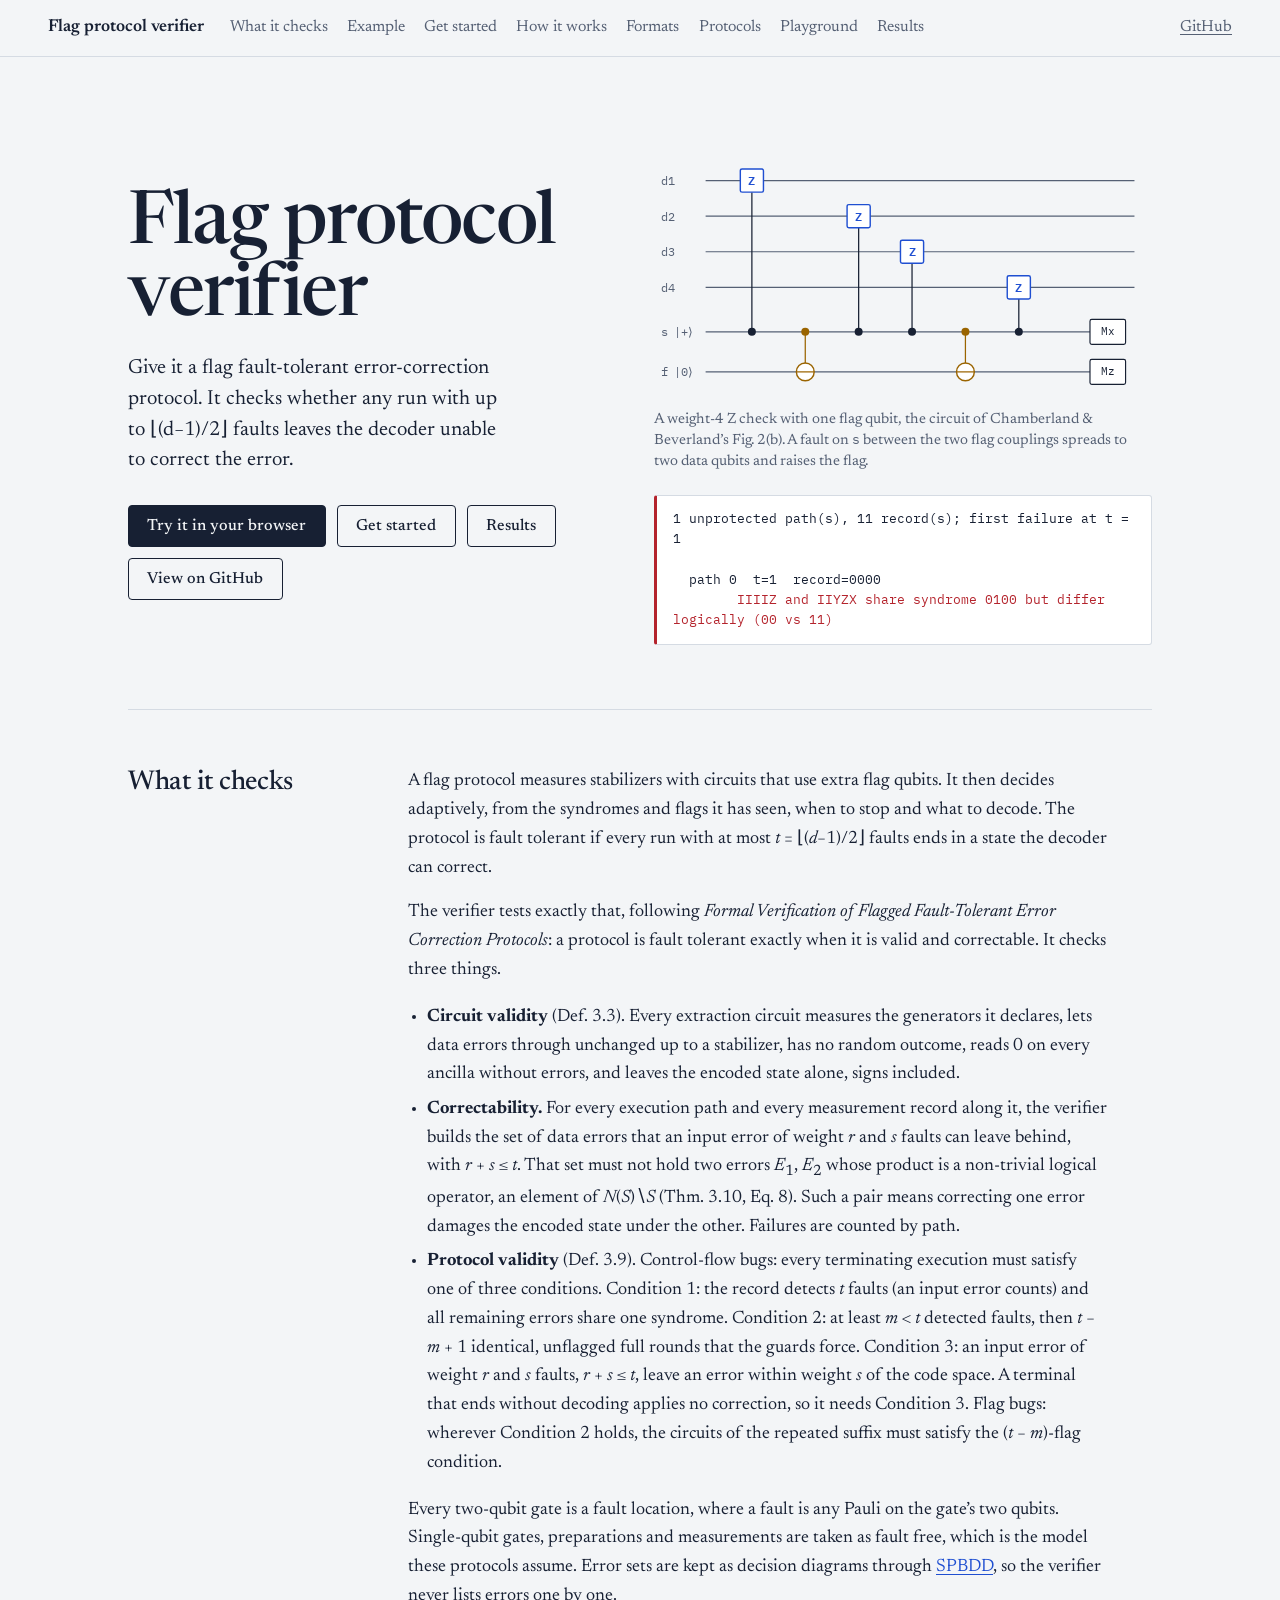
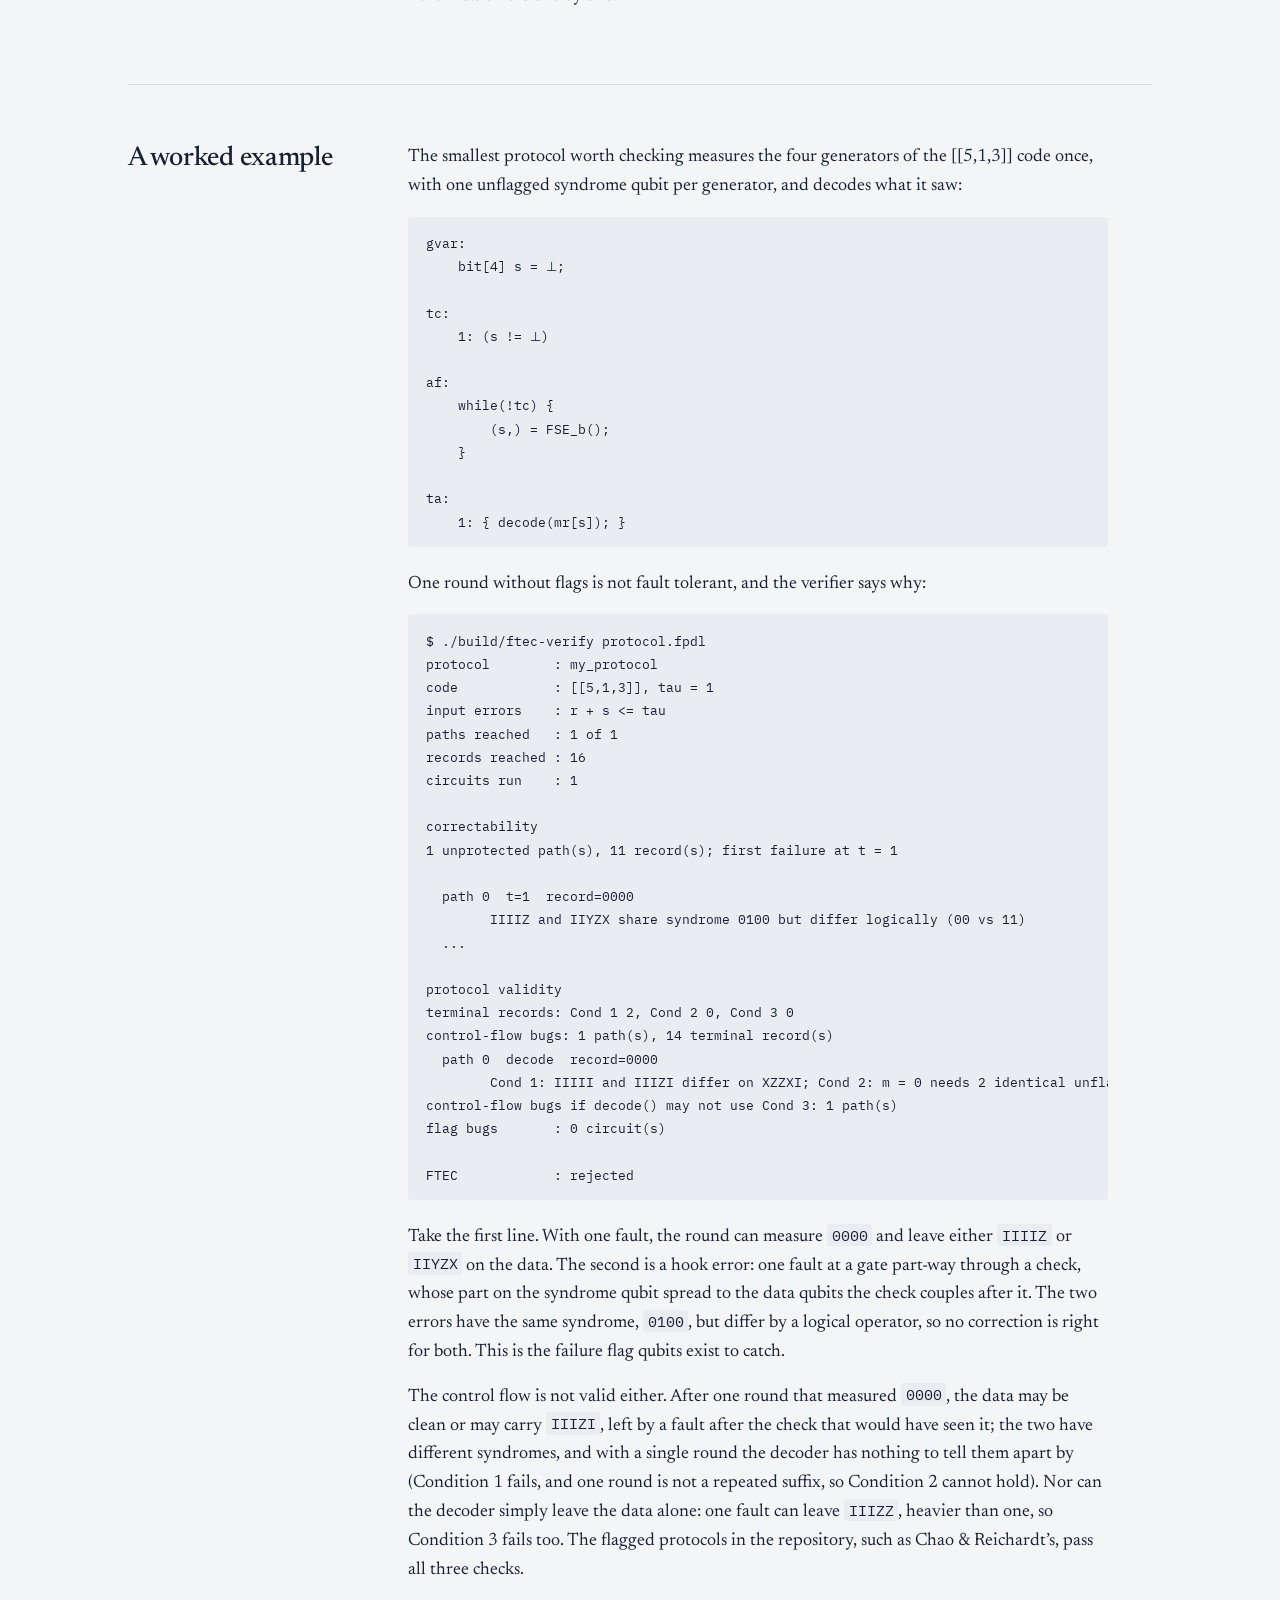
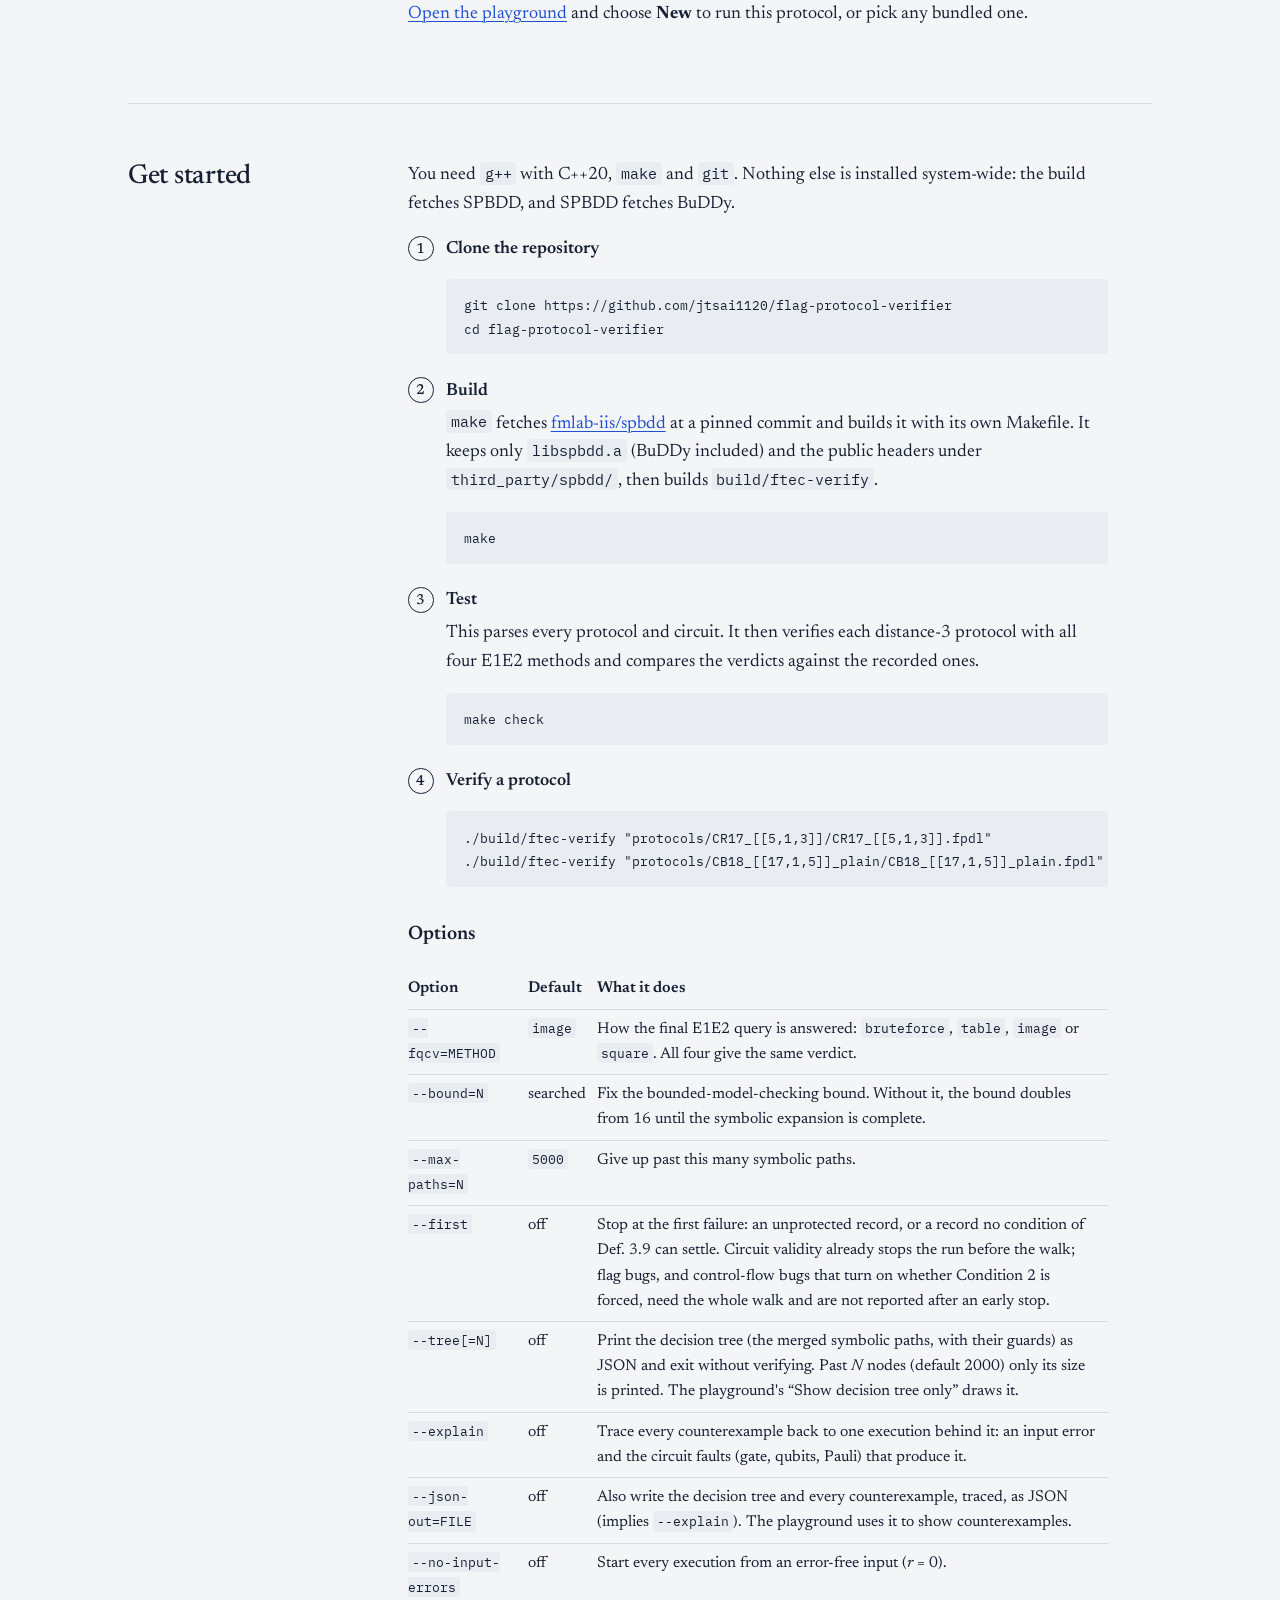
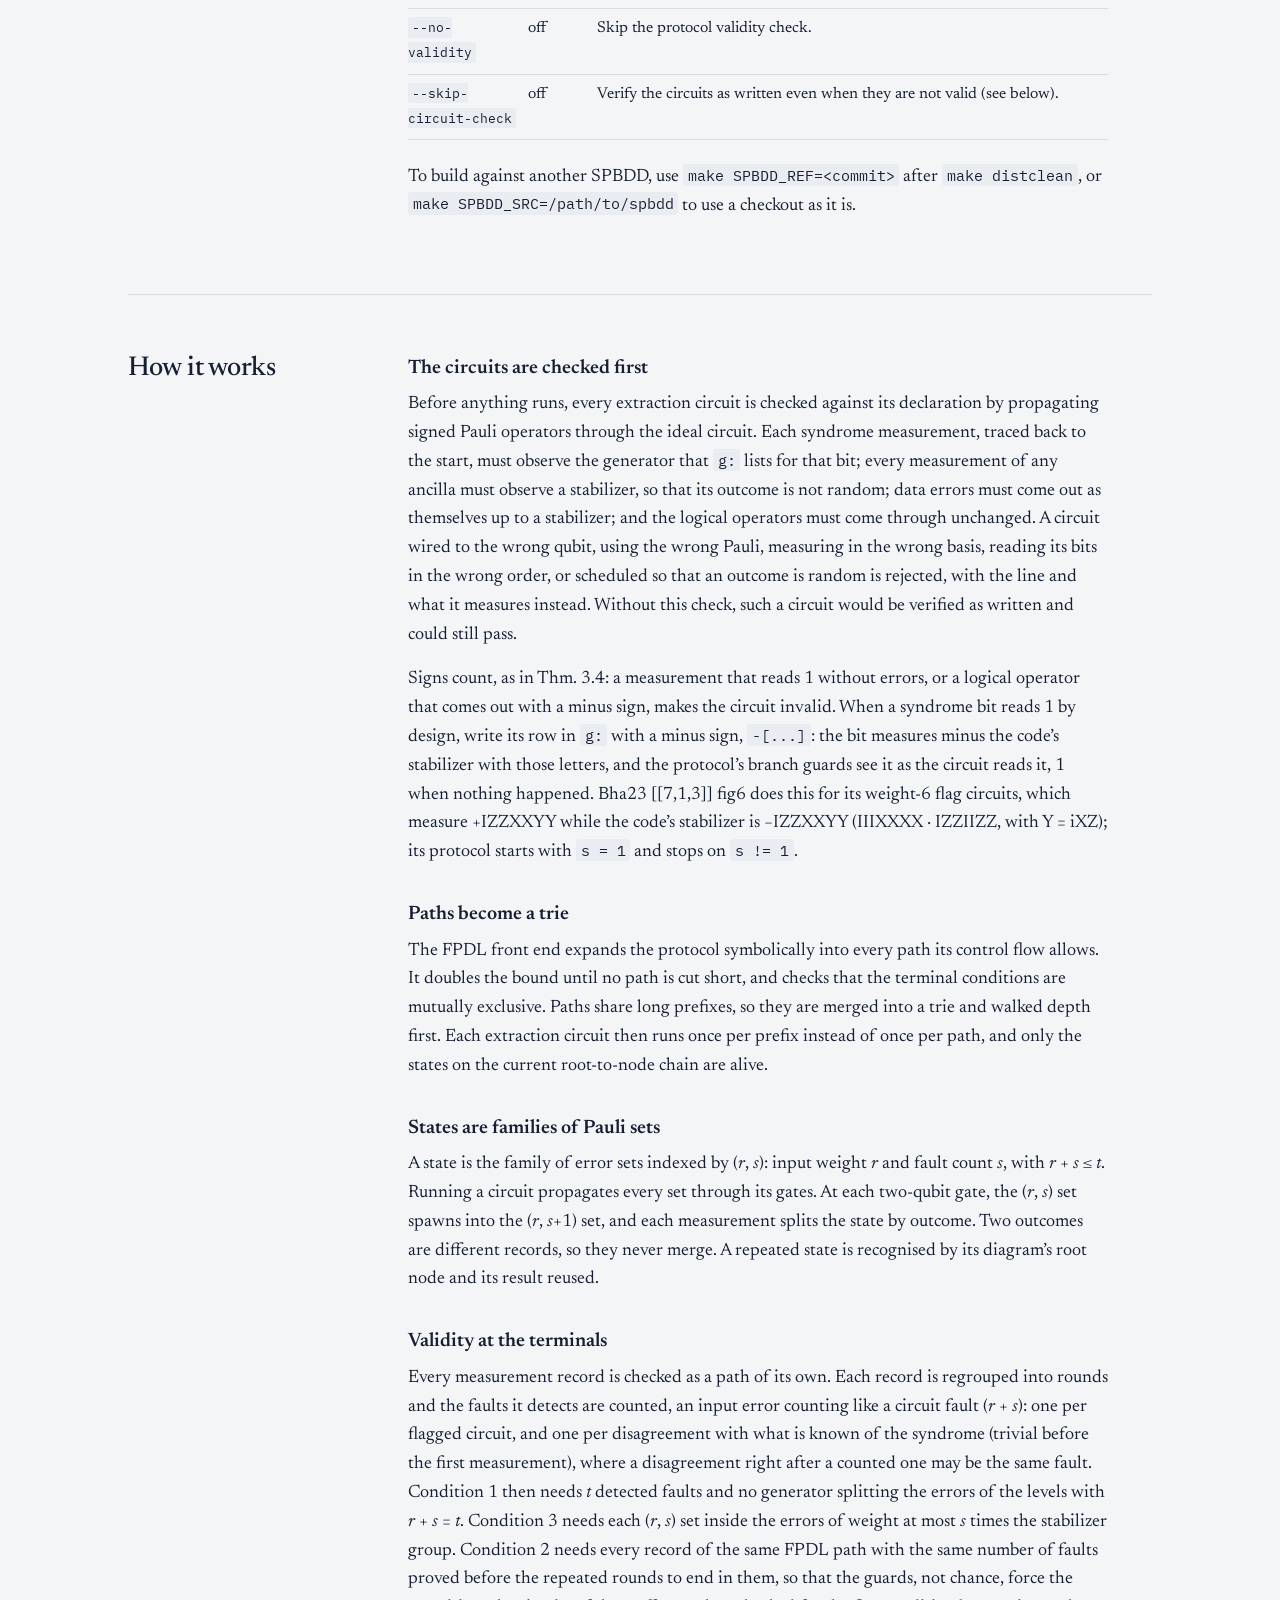
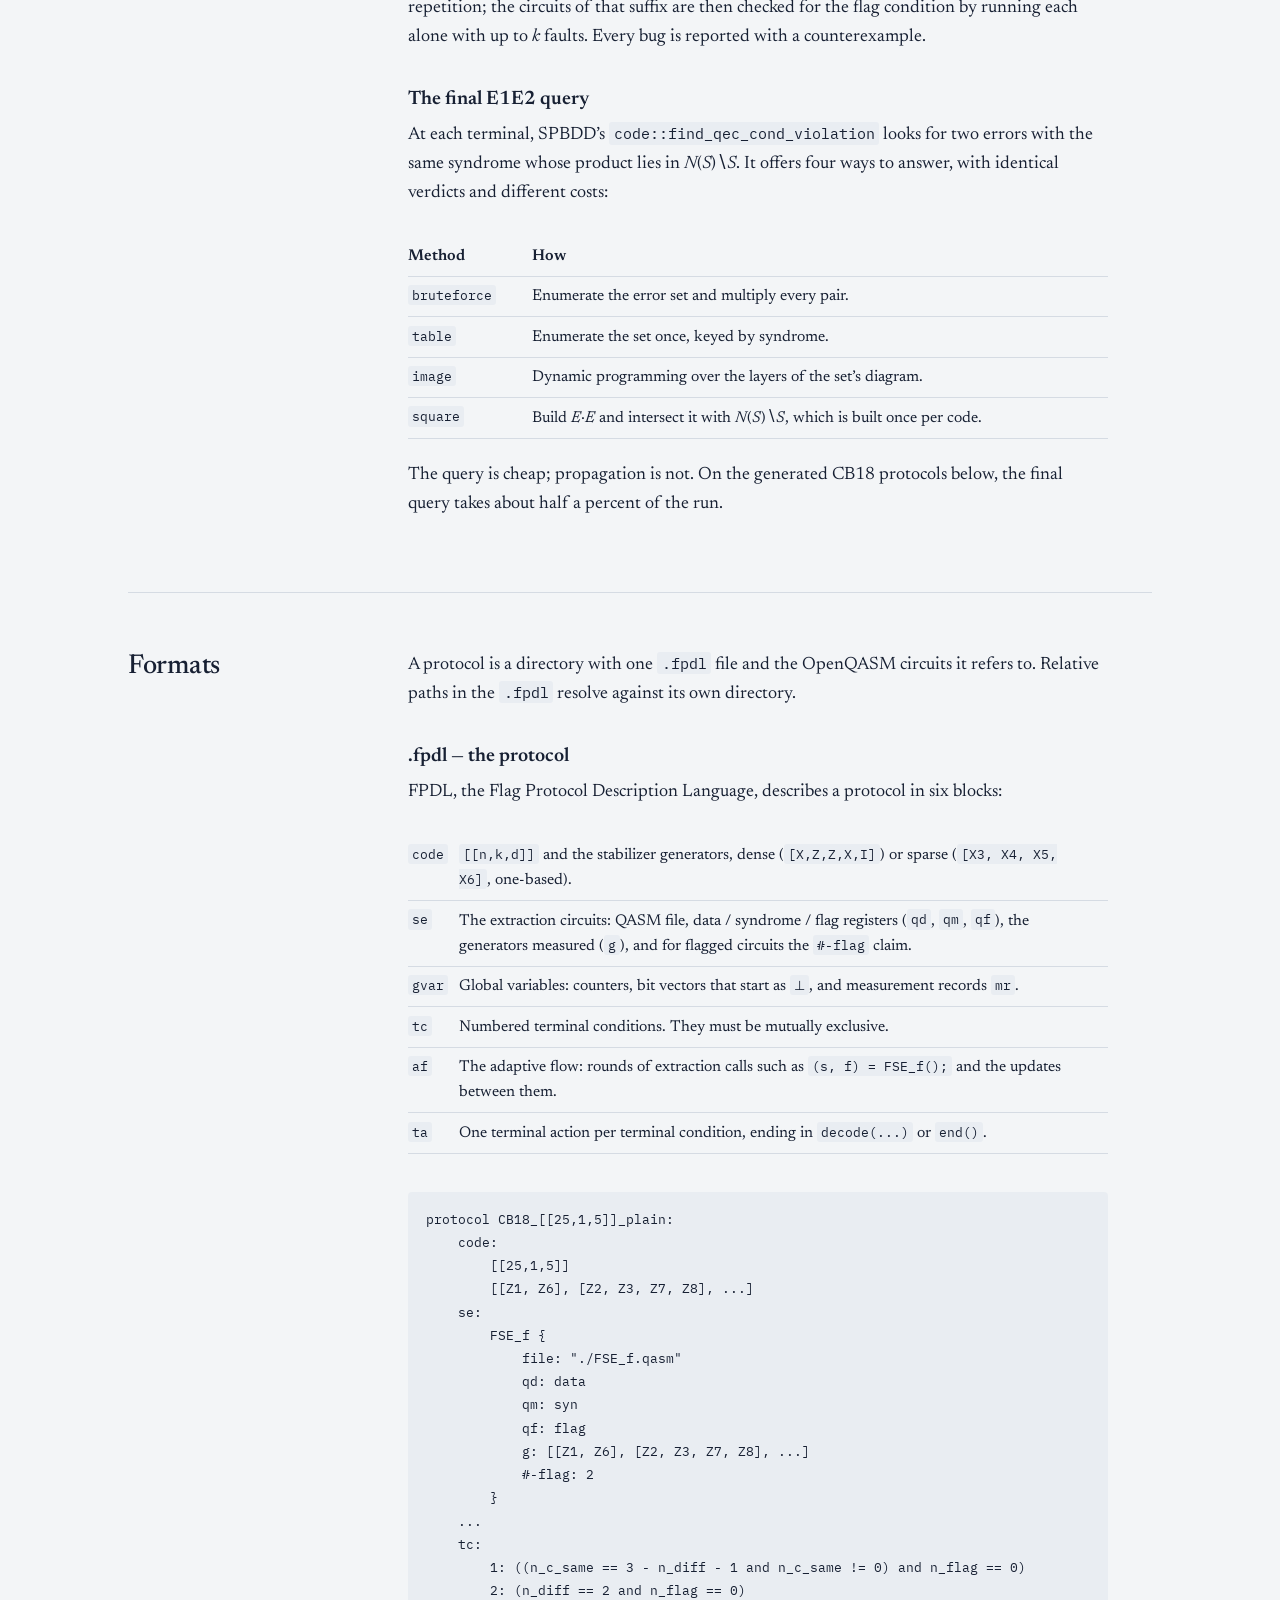
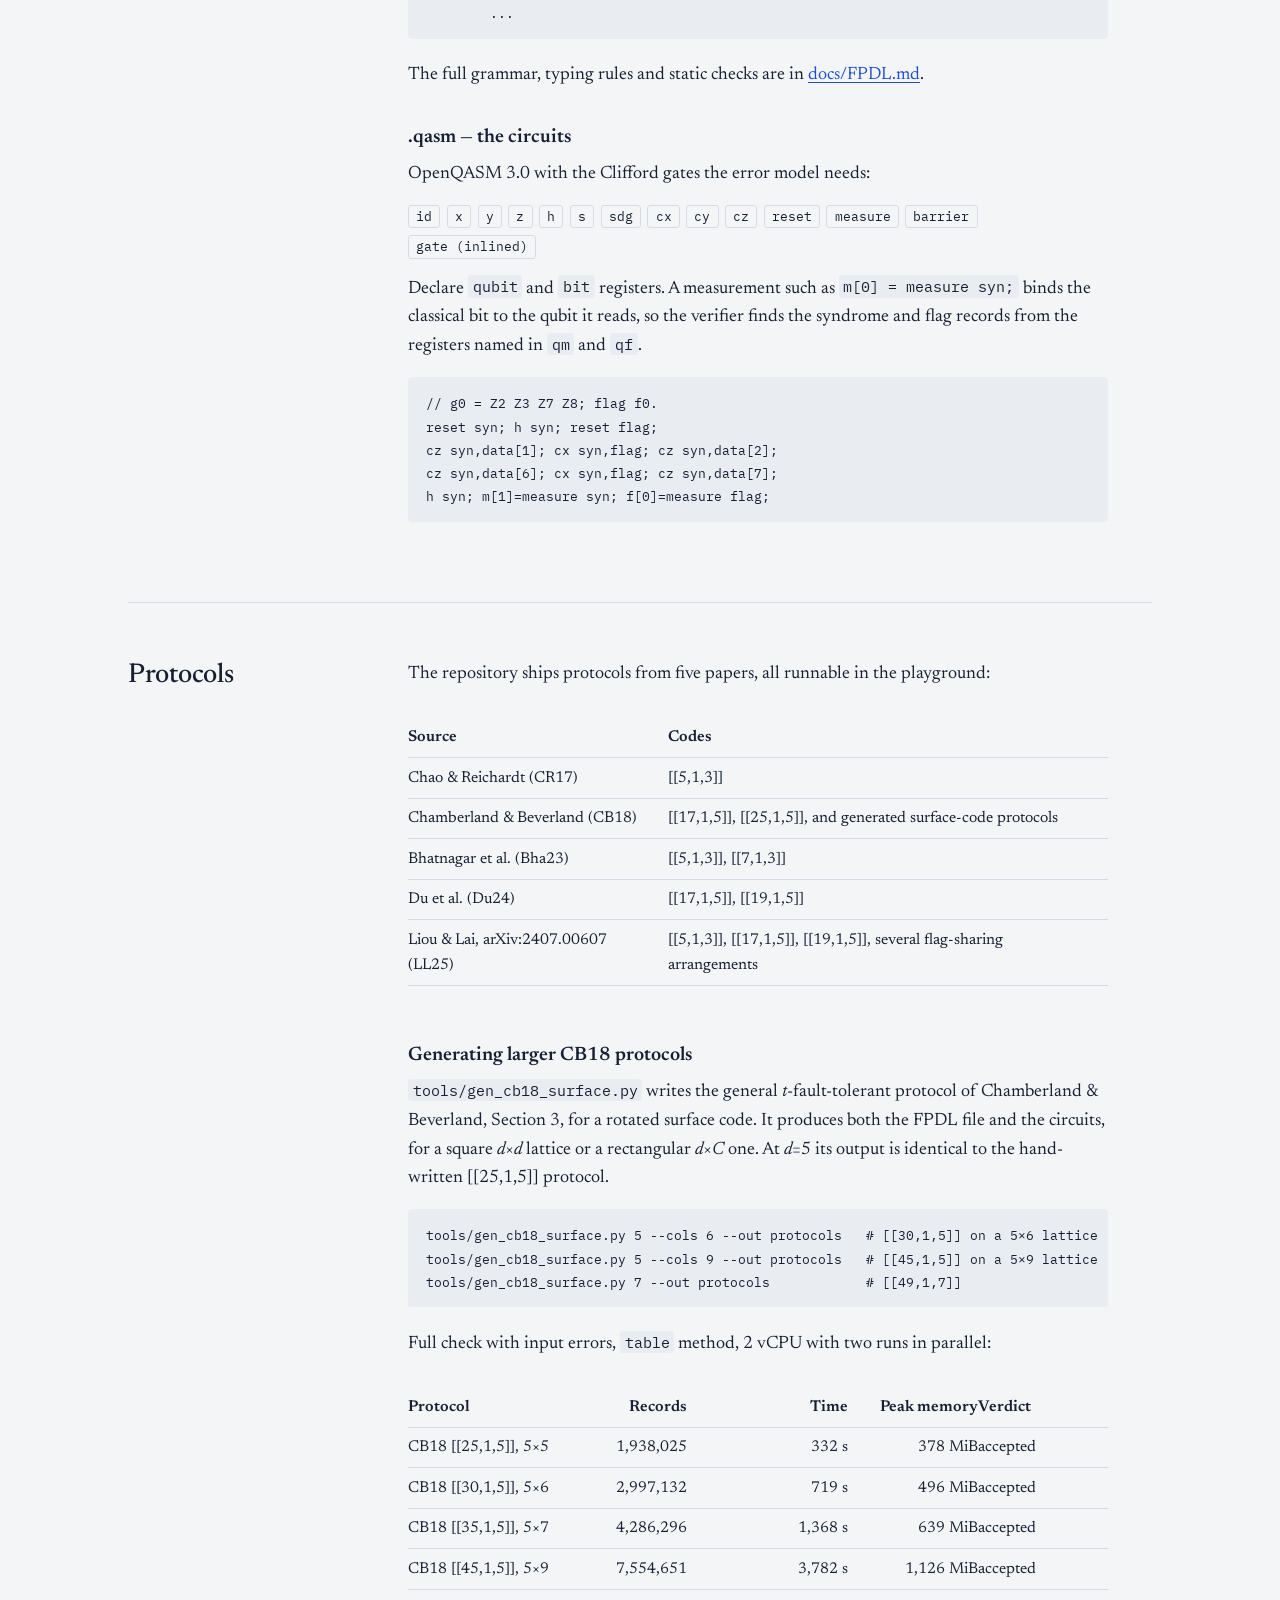
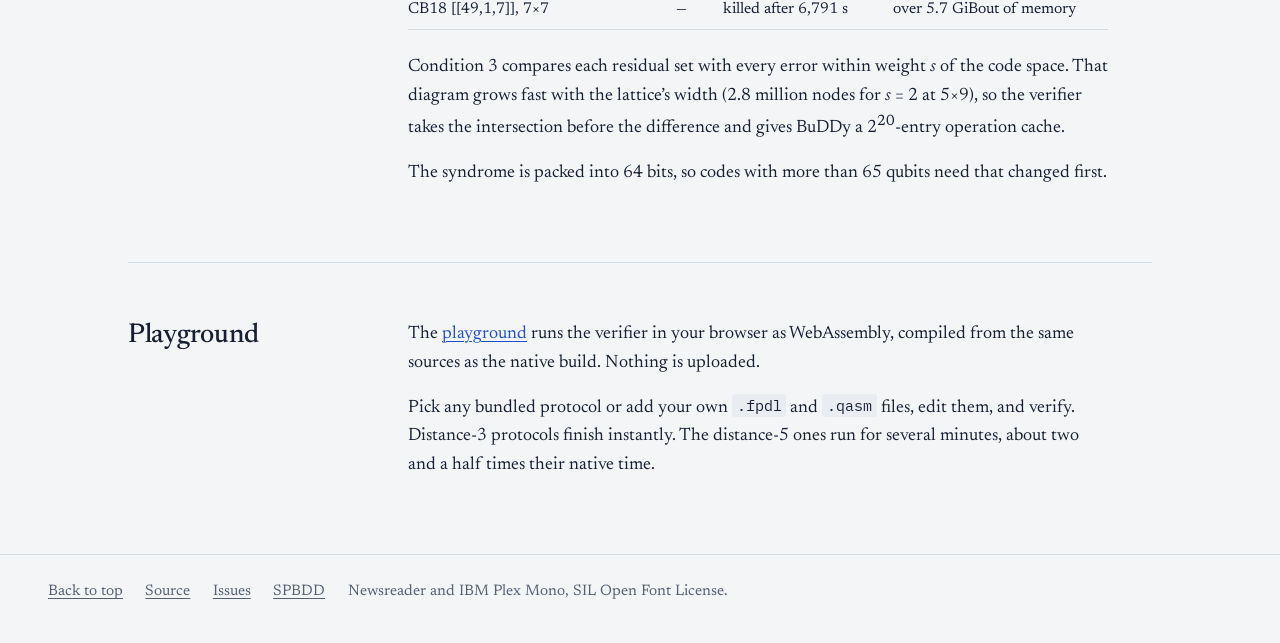
<file: index.html>
<!doctype html>
<html lang="en">
<head>
<meta charset="utf-8">
<meta name="viewport" content="width=device-width, initial-scale=1">
<title>Flag protocol verifier</title>
<meta name="description" content="Checks whether a flag fault-tolerant error-correction protocol written in FPDL is actually fault tolerant, using SPBDD decision diagrams over Pauli sets. Runs in your browser.">
<link rel="preconnect" href="https://fonts.googleapis.com">
<link rel="preconnect" href="https://fonts.gstatic.com" crossorigin>
<link rel="stylesheet" href="https://fonts.googleapis.com/css2?family=IBM+Plex+Mono:wght@400;500&family=Newsreader:ital,opsz,wght@0,6..72,400;0,6..72,500;0,6..72,600;1,6..72,400&display=swap">
<link rel="stylesheet" href="assets/site.css">
</head>
<body>
<a class="skip" href="#main">Skip to content</a>
<header class="bar">
  <a class="home" href="./">Flag protocol verifier</a>
  <nav aria-label="Sections">
    <a class="sec" href="#checks">What it checks</a>
    <a class="sec" href="#example">Example</a>
    <a class="sec" href="#start">Get started</a>
    <a class="sec" href="#how">How it works</a>
    <a class="sec" href="#formats">Formats</a>
    <a class="sec" href="#protocols">Protocols</a>
    <a href="playground/">Playground</a>
    <a href="results/">Results</a>
  </nav>
  <a class="gh" href="https://github.com/jtsai1120/flag-protocol-verifier">GitHub</a>
</header>
<main id="main">
<div class="wrap">

<section class="hero">
  <div>
    <h1>Flag protocol verifier</h1>
    <p class="lede">Give it a flag fault-tolerant error-correction protocol. It checks whether any run with up to ⌊(d−1)/2⌋ faults leaves the decoder unable to correct the error.</p>
    <div class="actions">
      <a class="btn primary" href="playground/">Try it in your browser</a>
      <a class="btn" href="#start">Get started</a>
      <a class="btn" href="results/">Results</a>
      <a class="btn" href="https://github.com/jtsai1120/flag-protocol-verifier">View on GitHub</a>
    </div>
  </div>
  <figure class="figure">
    <svg class="circuit" viewBox="0 0 560 285" role="img" aria-labelledby="circ-t">
<title id="circ-t">A weight-4 Z check measured with one syndrome qubit and one flag qubit</title>
<text class="lbl" x="8" y="45">d1</text><line class="wire" x1="58" y1="40" x2="540" y2="40"/>
<text class="lbl" x="8" y="85">d2</text><line class="wire" x1="58" y1="80" x2="540" y2="80"/>
<text class="lbl" x="8" y="125">d3</text><line class="wire" x1="58" y1="120" x2="540" y2="120"/>
<text class="lbl" x="8" y="165">d4</text><line class="wire" x1="58" y1="160" x2="540" y2="160"/>
<text class="lbl" x="8" y="215">s</text><text class="lbl" x="22" y="215">|+⟩</text><line class="wire" x1="58" y1="210" x2="490" y2="210"/>
<text class="lbl" x="8" y="260">f</text><text class="lbl" x="22" y="260">|0⟩</text><line class="wire" x1="58" y1="255" x2="490" y2="255"/>
<line class="link" x1="110" y1="53" x2="110" y2="210"/><circle class="ctl" cx="110" cy="210" r="4.5"/>
<rect class="gate-z" x="97" y="27" width="26" height="26" rx="2"/><text class="gate-z-t" x="110" y="45" text-anchor="middle">Z</text>
<line class="flaglink" x1="170" y1="210" x2="170" y2="265"/><circle class="flagdot" cx="170" cy="210" r="4.5"/>
<circle class="flag" cx="170" cy="255" r="10"/><line class="flaglink" x1="160" y1="255" x2="180" y2="255"/>
<line class="link" x1="230" y1="93" x2="230" y2="210"/><circle class="ctl" cx="230" cy="210" r="4.5"/>
<rect class="gate-z" x="217" y="67" width="26" height="26" rx="2"/><text class="gate-z-t" x="230" y="85" text-anchor="middle">Z</text>
<line class="link" x1="290" y1="133" x2="290" y2="210"/><circle class="ctl" cx="290" cy="210" r="4.5"/>
<rect class="gate-z" x="277" y="107" width="26" height="26" rx="2"/><text class="gate-z-t" x="290" y="125" text-anchor="middle">Z</text>
<line class="flaglink" x1="350" y1="210" x2="350" y2="265"/><circle class="flagdot" cx="350" cy="210" r="4.5"/>
<circle class="flag" cx="350" cy="255" r="10"/><line class="flaglink" x1="340" y1="255" x2="360" y2="255"/>
<line class="link" x1="410" y1="173" x2="410" y2="210"/><circle class="ctl" cx="410" cy="210" r="4.5"/>
<rect class="gate-z" x="397" y="147" width="26" height="26" rx="2"/><text class="gate-z-t" x="410" y="165" text-anchor="middle">Z</text>
<rect class="meter" x="490" y="196" width="40" height="28" rx="2"/><text class="meter-t" x="510" y="214" text-anchor="middle">Mx</text>
<rect class="meter" x="490" y="241" width="40" height="28" rx="2"/><text class="meter-t" x="510" y="259" text-anchor="middle">Mz</text>
</svg>
    <figcaption>A weight-4 Z check with one flag qubit, the circuit of Chamberland &amp; Beverland’s Fig.&nbsp;2(b). A fault on <span class="mono">s</span> between the two flag couplings spreads to two data qubits and raises the flag.</figcaption>
    <div class="verdict" aria-label="Verifier output for one unflagged round of the [[5,1,3]] code">1 unprotected path(s), 11 record(s); first failure at t = 1

  path 0  t=1  record=0000
        <span class="x">IIIIZ and IIYZX share syndrome 0100 but differ logically (00 vs 11)</span></div>
  </figure>
</section>

<section class="doc" id="checks">
  <div class="doc-grid">
    <h2>What it checks</h2>
    <div class="doc-body">
      <p>A flag protocol measures stabilizers with circuits that use extra flag qubits. It then decides adaptively, from the syndromes and flags it has seen, when to stop and what to decode. The protocol is fault tolerant if every run with at most <i>t</i> = ⌊(<i>d</i>−1)/2⌋ faults ends in a state the decoder can correct.</p>
      <p>The verifier tests exactly that, following <i>Formal Verification of Flagged Fault-Tolerant Error Correction Protocols</i>: a protocol is fault tolerant exactly when it is valid and correctable. It checks three things.</p>
      <ul>
        <li><b>Circuit validity</b> (Def. 3.3). Every extraction circuit measures the generators it declares, lets data errors through unchanged up to a stabilizer, has no random outcome, reads 0 on every ancilla without errors, and leaves the encoded state alone, signs included.</li>
        <li><b>Correctability.</b> For every execution path and every measurement record along it, the verifier builds the set of data errors that an input error of weight <i>r</i> and <i>s</i> faults can leave behind, with <i>r</i> + <i>s</i> ≤ <i>t</i>. That set must not hold two errors <i>E</i><sub>1</sub>, <i>E</i><sub>2</sub> whose product is a non-trivial logical operator, an element of <i>N</i>(<i>S</i>)∖<i>S</i> (Thm. 3.10, Eq. 8). Such a pair means correcting one error damages the encoded state under the other. Failures are counted by path.</li>
        <li><b>Protocol validity</b> (Def. 3.9). Control-flow bugs: every terminating execution must satisfy one of three conditions. Condition 1: the record detects <i>t</i> faults (an input error counts) and all remaining errors share one syndrome. Condition 2: at least <i>m</i> &lt; <i>t</i> detected faults, then <i>t</i> − <i>m</i> + 1 identical, unflagged full rounds that the guards force. Condition 3: an input error of weight <i>r</i> and <i>s</i> faults, <i>r</i> + <i>s</i> ≤ <i>t</i>, leave an error within weight <i>s</i> of the code space. A terminal that ends without decoding applies no correction, so it needs Condition 3. Flag bugs: wherever Condition 2 holds, the circuits of the repeated suffix must satisfy the (<i>t</i> − <i>m</i>)-flag condition.</li>
      </ul>
      <p>Every two-qubit gate is a fault location, where a fault is any Pauli on the gate’s two qubits. Single-qubit gates, preparations and measurements are taken as fault free, which is the model these protocols assume. Error sets are kept as decision diagrams through <a href="https://github.com/fmlab-iis/spbdd">SPBDD</a>, so the verifier never lists errors one by one.</p>
    </div>
  </div>
</section>

<section class="doc" id="example">
  <div class="doc-grid">
    <h2>A worked example</h2>
    <div class="doc-body">
      <p>The smallest protocol worth checking measures the four generators of the [[5,1,3]] code once, with one unflagged syndrome qubit per generator, and decodes what it saw:</p>
<pre><code>gvar:
    bit[4] s = ⊥;

tc:
    1: (s != ⊥)

af:
    while(!tc) {
        (s,) = FSE_b();
    }

ta:
    1: { decode(mr[s]); }</code></pre>
      <p>One round without flags is not fault tolerant, and the verifier says why:</p>
<pre><code>$ ./build/ftec-verify protocol.fpdl
protocol        : my_protocol
code            : [[5,1,3]], tau = 1
input errors    : r + s <= tau
paths reached   : 1 of 1
records reached : 16
circuits run    : 1

correctability
1 unprotected path(s), 11 record(s); first failure at t = 1

  path 0  t=1  record=0000
        IIIIZ and IIYZX share syndrome 0100 but differ logically (00 vs 11)
  ...

protocol validity
terminal records: Cond 1 2, Cond 2 0, Cond 3 0
control-flow bugs: 1 path(s), 14 terminal record(s)
  path 0  decode  record=0000
        Cond 1: IIIII and IIIZI differ on XZZXI; Cond 2: m = 0 needs 2 identical unflagged full rounds at the end, the record has 1; Cond 3: IIIZZ (input weight 0, 1 fault(s)) has minimum weight above 1
control-flow bugs if decode() may not use Cond 3: 1 path(s)
flag bugs       : 0 circuit(s)

FTEC            : rejected</code></pre>
      <p>Take the first line. With one fault, the round can measure <code>0000</code> and leave either <code>IIIIZ</code> or <code>IIYZX</code> on the data. The second is a hook error: one fault at a gate part-way through a check, whose part on the syndrome qubit spread to the data qubits the check couples after it. The two errors have the same syndrome, <code>0100</code>, but differ by a logical operator, so no correction is right for both. This is the failure flag qubits exist to catch.</p>
      <p>The control flow is not valid either. After one round that measured <code>0000</code>, the data may be clean or may carry <code>IIIZI</code>, left by a fault after the check that would have seen it; the two have different syndromes, and with a single round the decoder has nothing to tell them apart by (Condition 1 fails, and one round is not a repeated suffix, so Condition 2 cannot hold). Nor can the decoder simply leave the data alone: one fault can leave <code>IIIZZ</code>, heavier than one, so Condition 3 fails too. The flagged protocols in the repository, such as Chao &amp; Reichardt’s, pass all three checks.</p>
      <p><a href="playground/">Open the playground</a> and choose <b>New</b> to run this protocol, or pick any bundled one.</p>
    </div>
  </div>
</section>

<section class="doc" id="start">
  <div class="doc-grid">
    <h2>Get started</h2>
    <div class="doc-body">
      <p>You need <code>g++</code> with C++20, <code>make</code> and <code>git</code>. Nothing else is installed system-wide: the build fetches SPBDD, and SPBDD fetches BuDDy.</p>
      <ol class="steps">
        <li>
          <h3>Clone the repository</h3>
<pre><code>git clone https://github.com/jtsai1120/flag-protocol-verifier
cd flag-protocol-verifier</code></pre>
        </li>
        <li>
          <h3>Build</h3>
          <p><code>make</code> fetches <a href="https://github.com/fmlab-iis/spbdd">fmlab-iis/spbdd</a> at a pinned commit and builds it with its own Makefile. It keeps only <code>libspbdd.a</code> (BuDDy included) and the public headers under <code>third_party/spbdd/</code>, then builds <code>build/ftec-verify</code>.</p>
<pre><code>make</code></pre>
        </li>
        <li>
          <h3>Test</h3>
          <p>This parses every protocol and circuit. It then verifies each distance-3 protocol with all four E1E2 methods and compares the verdicts against the recorded ones.</p>
<pre><code>make check</code></pre>
        </li>
        <li>
          <h3>Verify a protocol</h3>
<pre><code>./build/ftec-verify "protocols/CR17_[[5,1,3]]/CR17_[[5,1,3]].fpdl"
./build/ftec-verify "protocols/CB18_[[17,1,5]]_plain/CB18_[[17,1,5]]_plain.fpdl" --fqcv=table</code></pre>
        </li>
      </ol>
      <h3>Options</h3>
      <div class="table-scroll"><table>
        <thead><tr><th>Option</th><th>Default</th><th>What it does</th></tr></thead>
        <tbody>
          <tr><td><code>--fqcv=METHOD</code></td><td><code>image</code></td><td>How the final E1E2 query is answered: <code>bruteforce</code>, <code>table</code>, <code>image</code> or <code>square</code>. All four give the same verdict.</td></tr>
          <tr><td><code>--bound=N</code></td><td>searched</td><td>Fix the bounded-model-checking bound. Without it, the bound doubles from 16 until the symbolic expansion is complete.</td></tr>
          <tr><td><code>--max-paths=N</code></td><td><code>5000</code></td><td>Give up past this many symbolic paths.</td></tr>
          <tr><td><code>--first</code></td><td>off</td><td>Stop at the first failure: an unprotected record, or a record no condition of Def. 3.9 can settle. Circuit validity already stops the run before the walk; flag bugs, and control-flow bugs that turn on whether Condition 2 is forced, need the whole walk and are not reported after an early stop.</td></tr>
          <tr><td><code>--tree[=N]</code></td><td>off</td><td>Print the decision tree (the merged symbolic paths, with their guards) as JSON and exit without verifying. Past <i>N</i> nodes (default 2000) only its size is printed. The playground's “Show decision tree only” draws it.</td></tr>
          <tr><td><code>--explain</code></td><td>off</td><td>Trace every counterexample back to one execution behind it: an input error and the circuit faults (gate, qubits, Pauli) that produce it.</td></tr>
          <tr><td><code>--json-out=FILE</code></td><td>off</td><td>Also write the decision tree and every counterexample, traced, as JSON (implies <code>--explain</code>). The playground uses it to show counterexamples.</td></tr>
          <tr><td><code>--no-input-errors</code></td><td>off</td><td>Start every execution from an error-free input (<i>r</i> = 0).</td></tr>
          <tr><td><code>--no-validity</code></td><td>off</td><td>Skip the protocol validity check.</td></tr>
          <tr><td><code>--skip-circuit-check</code></td><td>off</td><td>Verify the circuits as written even when they are not valid (see below).</td></tr>
        </tbody>
      </table></div>
      <p>To build against another SPBDD, use <code>make SPBDD_REF=&lt;commit&gt;</code> after <code>make distclean</code>, or <code>make SPBDD_SRC=/path/to/spbdd</code> to use a checkout as it is.</p>
    </div>
  </div>
</section>

<section class="doc" id="how">
  <div class="doc-grid">
    <h2>How it works</h2>
    <div class="doc-body">
      <h3>The circuits are checked first</h3>
      <p>Before anything runs, every extraction circuit is checked against its declaration by propagating signed Pauli operators through the ideal circuit. Each syndrome measurement, traced back to the start, must observe the generator that <code>g:</code> lists for that bit; every measurement of any ancilla must observe a stabilizer, so that its outcome is not random; data errors must come out as themselves up to a stabilizer; and the logical operators must come through unchanged. A circuit wired to the wrong qubit, using the wrong Pauli, measuring in the wrong basis, reading its bits in the wrong order, or scheduled so that an outcome is random is rejected, with the line and what it measures instead. Without this check, such a circuit would be verified as written and could still pass.</p>
      <p>Signs count, as in Thm. 3.4: a measurement that reads 1 without errors, or a logical operator that comes out with a minus sign, makes the circuit invalid. When a syndrome bit reads 1 by design, write its row in <code>g:</code> with a minus sign, <code>-[...]</code>: the bit measures minus the code’s stabilizer with those letters, and the protocol’s branch guards see it as the circuit reads it, 1 when nothing happened. Bha23 [[7,1,3]] fig6 does this for its weight-6 flag circuits, which measure +IZZXXYY while the code’s stabilizer is −IZZXXYY (IIIXXXX · IZZIIZZ, with Y = iXZ); its protocol starts with <code>s = 1</code> and stops on <code>s != 1</code>.</p>
      <h3>Paths become a trie</h3>
      <p>The FPDL front end expands the protocol symbolically into every path its control flow allows. It doubles the bound until no path is cut short, and checks that the terminal conditions are mutually exclusive. Paths share long prefixes, so they are merged into a trie and walked depth first. Each extraction circuit then runs once per prefix instead of once per path, and only the states on the current root-to-node chain are alive.</p>
      <h3>States are families of Pauli sets</h3>
      <p>A state is the family of error sets indexed by (<i>r</i>, <i>s</i>): input weight <i>r</i> and fault count <i>s</i>, with <i>r</i> + <i>s</i> ≤ <i>t</i>. Running a circuit propagates every set through its gates. At each two-qubit gate, the (<i>r</i>, <i>s</i>) set spawns into the (<i>r</i>, <i>s</i>+1) set, and each measurement splits the state by outcome. Two outcomes are different records, so they never merge. A repeated state is recognised by its diagram’s root node and its result reused.</p>
      <h3>Validity at the terminals</h3>
      <p>Every measurement record is checked as a path of its own. Each record is regrouped into rounds and the faults it detects are counted, an input error counting like a circuit fault (<i>r</i> + <i>s</i>): one per flagged circuit, and one per disagreement with what is known of the syndrome (trivial before the first measurement), where a disagreement right after a counted one may be the same fault. Condition 1 then needs <i>t</i> detected faults and no generator splitting the errors of the levels with <i>r</i> + <i>s</i> = <i>t</i>. Condition 3 needs each (<i>r</i>, <i>s</i>) set inside the errors of weight at most <i>s</i> times the stabilizer group. Condition 2 needs every record of the same FPDL path with the same number of faults proved before the repeated rounds to end in them, so that the guards, not chance, force the repetition; the circuits of that suffix are then checked for the flag condition by running each alone with up to <i>k</i> faults. Every bug is reported with a counterexample.</p>
      <h3>The final E1E2 query</h3>
      <p>At each terminal, SPBDD’s <code>code::find_qec_cond_violation</code> looks for two errors with the same syndrome whose product lies in <i>N</i>(<i>S</i>)∖<i>S</i>. It offers four ways to answer, with identical verdicts and different costs:</p>
      <div class="table-scroll"><table>
        <thead><tr><th>Method</th><th>How</th></tr></thead>
        <tbody>
          <tr><td><code>bruteforce</code></td><td>Enumerate the error set and multiply every pair.</td></tr>
          <tr><td><code>table</code></td><td>Enumerate the set once, keyed by syndrome.</td></tr>
          <tr><td><code>image</code></td><td>Dynamic programming over the layers of the set’s diagram.</td></tr>
          <tr><td><code>square</code></td><td>Build <i>E</i>·<i>E</i> and intersect it with <i>N</i>(<i>S</i>)∖<i>S</i>, which is built once per code.</td></tr>
        </tbody>
      </table></div>
      <p>The query is cheap; propagation is not. On the generated CB18 protocols below, the final query takes about half a percent of the run.</p>
    </div>
  </div>
</section>

<section class="doc" id="formats">
  <div class="doc-grid">
    <h2>Formats</h2>
    <div class="doc-body">
      <p>A protocol is a directory with one <code>.fpdl</code> file and the OpenQASM circuits it refers to. Relative paths in the <code>.fpdl</code> resolve against its own directory.</p>
      <h3>.fpdl — the protocol</h3>
      <p>FPDL, the Flag Protocol Description Language, describes a protocol in six blocks:</p>
      <div class="table-scroll"><table>
        <tbody>
          <tr><td><code>code</code></td><td><code>[[n,k,d]]</code> and the stabilizer generators, dense (<code>[X,Z,Z,X,I]</code>) or sparse (<code>[X3, X4, X5, X6]</code>, one-based).</td></tr>
          <tr><td><code>se</code></td><td>The extraction circuits: QASM file, data / syndrome / flag registers (<code>qd</code>, <code>qm</code>, <code>qf</code>), the generators measured (<code>g</code>), and for flagged circuits the <code>#-flag</code> claim.</td></tr>
          <tr><td><code>gvar</code></td><td>Global variables: counters, bit vectors that start as <code>⊥</code>, and measurement records <code>mr</code>.</td></tr>
          <tr><td><code>tc</code></td><td>Numbered terminal conditions. They must be mutually exclusive.</td></tr>
          <tr><td><code>af</code></td><td>The adaptive flow: rounds of extraction calls such as <code>(s, f) = FSE_f();</code> and the updates between them.</td></tr>
          <tr><td><code>ta</code></td><td>One terminal action per terminal condition, ending in <code>decode(...)</code> or <code>end()</code>.</td></tr>
        </tbody>
      </table></div>
<pre><code>protocol CB18_[[25,1,5]]_plain:
    code:
        [[25,1,5]]
        [[Z1, Z6], [Z2, Z3, Z7, Z8], ...]
    se:
        FSE_f {
            file: "./FSE_f.qasm"
            qd: data
            qm: syn
            qf: flag
            g: [[Z1, Z6], [Z2, Z3, Z7, Z8], ...]
            #-flag: 2
        }
    ...
    tc:
        1: ((n_c_same == 3 - n_diff - 1 and n_c_same != 0) and n_flag == 0)
        2: (n_diff == 2 and n_flag == 0)
        ...</code></pre>
      <p>The full grammar, typing rules and static checks are in <a href="https://github.com/jtsai1120/flag-protocol-verifier/blob/main/docs/FPDL.md">docs/FPDL.md</a>.</p>
      <h3>.qasm — the circuits</h3>
      <p>OpenQASM 3.0 with the Clifford gates the error model needs:</p>
      <div class="pills"><span class="pill">id</span><span class="pill">x</span><span class="pill">y</span><span class="pill">z</span><span class="pill">h</span><span class="pill">s</span><span class="pill">sdg</span><span class="pill">cx</span><span class="pill">cy</span><span class="pill">cz</span><span class="pill">reset</span><span class="pill">measure</span><span class="pill">barrier</span><span class="pill">gate (inlined)</span></div>
      <p>Declare <code>qubit</code> and <code>bit</code> registers. A measurement such as <code>m[0] = measure syn;</code> binds the classical bit to the qubit it reads, so the verifier finds the syndrome and flag records from the registers named in <code>qm</code> and <code>qf</code>.</p>
<pre><code>// g0 = Z2 Z3 Z7 Z8; flag f0.
reset syn; h syn; reset flag;
cz syn,data[1]; cx syn,flag; cz syn,data[2];
cz syn,data[6]; cx syn,flag; cz syn,data[7];
h syn; m[1]=measure syn; f[0]=measure flag;</code></pre>
    </div>
  </div>
</section>

<section class="doc" id="protocols">
  <div class="doc-grid">
    <h2>Protocols</h2>
    <div class="doc-body">
      <p>The repository ships protocols from five papers, all runnable in the playground:</p>
      <div class="table-scroll"><table>
        <thead><tr><th>Source</th><th>Codes</th></tr></thead>
        <tbody>
          <tr><td>Chao &amp; Reichardt (CR17)</td><td>[[5,1,3]]</td></tr>
          <tr><td>Chamberland &amp; Beverland (CB18)</td><td>[[17,1,5]], [[25,1,5]], and generated surface-code protocols</td></tr>
          <tr><td>Bhatnagar et al. (Bha23)</td><td>[[5,1,3]], [[7,1,3]]</td></tr>
          <tr><td>Du et al. (Du24)</td><td>[[17,1,5]], [[19,1,5]]</td></tr>
          <tr><td>Liou &amp; Lai, arXiv:2407.00607 (LL25)</td><td>[[5,1,3]], [[17,1,5]], [[19,1,5]], several flag-sharing arrangements</td></tr>
        </tbody>
      </table></div>
      <h3>Generating larger CB18 protocols</h3>
      <p><code>tools/gen_cb18_surface.py</code> writes the general <i>t</i>-fault-tolerant protocol of Chamberland &amp; Beverland, Section 3, for a rotated surface code. It produces both the FPDL file and the circuits, for a square <i>d</i>×<i>d</i> lattice or a rectangular <i>d</i>×<i>C</i> one. At <i>d</i>=5 its output is identical to the hand-written [[25,1,5]] protocol.</p>
<pre><code>tools/gen_cb18_surface.py 5 --cols 6 --out protocols   # [[30,1,5]] on a 5×6 lattice
tools/gen_cb18_surface.py 5 --cols 9 --out protocols   # [[45,1,5]] on a 5×9 lattice
tools/gen_cb18_surface.py 7 --out protocols            # [[49,1,7]]</code></pre>
      <p>Full check with input errors, <code>table</code> method, 2 vCPU with two runs in parallel:</p>
      <div class="table-scroll"><table>
        <thead><tr><th>Protocol</th><th class="num">Records</th><th class="num">Time</th><th class="num">Peak memory</th><th>Verdict</th></tr></thead>
        <tbody>
          <tr><td>CB18 [[25,1,5]], 5×5</td><td class="num">1,938,025</td><td class="num">332 s</td><td class="num">378 MiB</td><td>accepted</td></tr>
          <tr><td>CB18 [[30,1,5]], 5×6</td><td class="num">2,997,132</td><td class="num">719 s</td><td class="num">496 MiB</td><td>accepted</td></tr>
          <tr><td>CB18 [[35,1,5]], 5×7</td><td class="num">4,286,296</td><td class="num">1,368 s</td><td class="num">639 MiB</td><td>accepted</td></tr>
          <tr><td>CB18 [[45,1,5]], 5×9</td><td class="num">7,554,651</td><td class="num">3,782 s</td><td class="num">1,126 MiB</td><td>accepted</td></tr>
          <tr><td>CB18 [[49,1,7]], 7×7</td><td class="num">—</td><td class="num">killed after 6,791 s</td><td class="num">over 5.7 GiB</td><td>out of memory</td></tr>
        </tbody>
      </table></div>
      <p>Condition 3 compares each residual set with every error within weight <i>s</i> of the code space. That diagram grows fast with the lattice’s width (2.8 million nodes for <i>s</i>&nbsp;=&nbsp;2 at 5×9), so the verifier takes the intersection before the difference and gives BuDDy a 2<sup>20</sup>-entry operation cache.</p>
      <p>The syndrome is packed into 64 bits, so codes with more than 65 qubits need that changed first.</p>
    </div>
  </div>
</section>

<section class="doc" id="play">
  <div class="doc-grid">
    <h2>Playground</h2>
    <div class="doc-body">
      <p>The <a href="playground/">playground</a> runs the verifier in your browser as WebAssembly, compiled from the same sources as the native build. Nothing is uploaded.</p>
      <p>Pick any bundled protocol or add your own <code>.fpdl</code> and <code>.qasm</code> files, edit them, and verify. Distance-3 protocols finish instantly. The distance-5 ones run for several minutes, about two and a half times their native time.</p>
    </div>
  </div>
</section>

</div>
</main>
<footer class="site">
  <a href="#main">Back to top</a>
  <a href="https://github.com/jtsai1120/flag-protocol-verifier">Source</a>
  <a href="https://github.com/jtsai1120/flag-protocol-verifier/issues">Issues</a>
  <a href="https://github.com/fmlab-iis/spbdd">SPBDD</a>
  <span>Newsreader and IBM Plex Mono, SIL Open Font License.</span>
</footer>
</body>
</html>
</file>
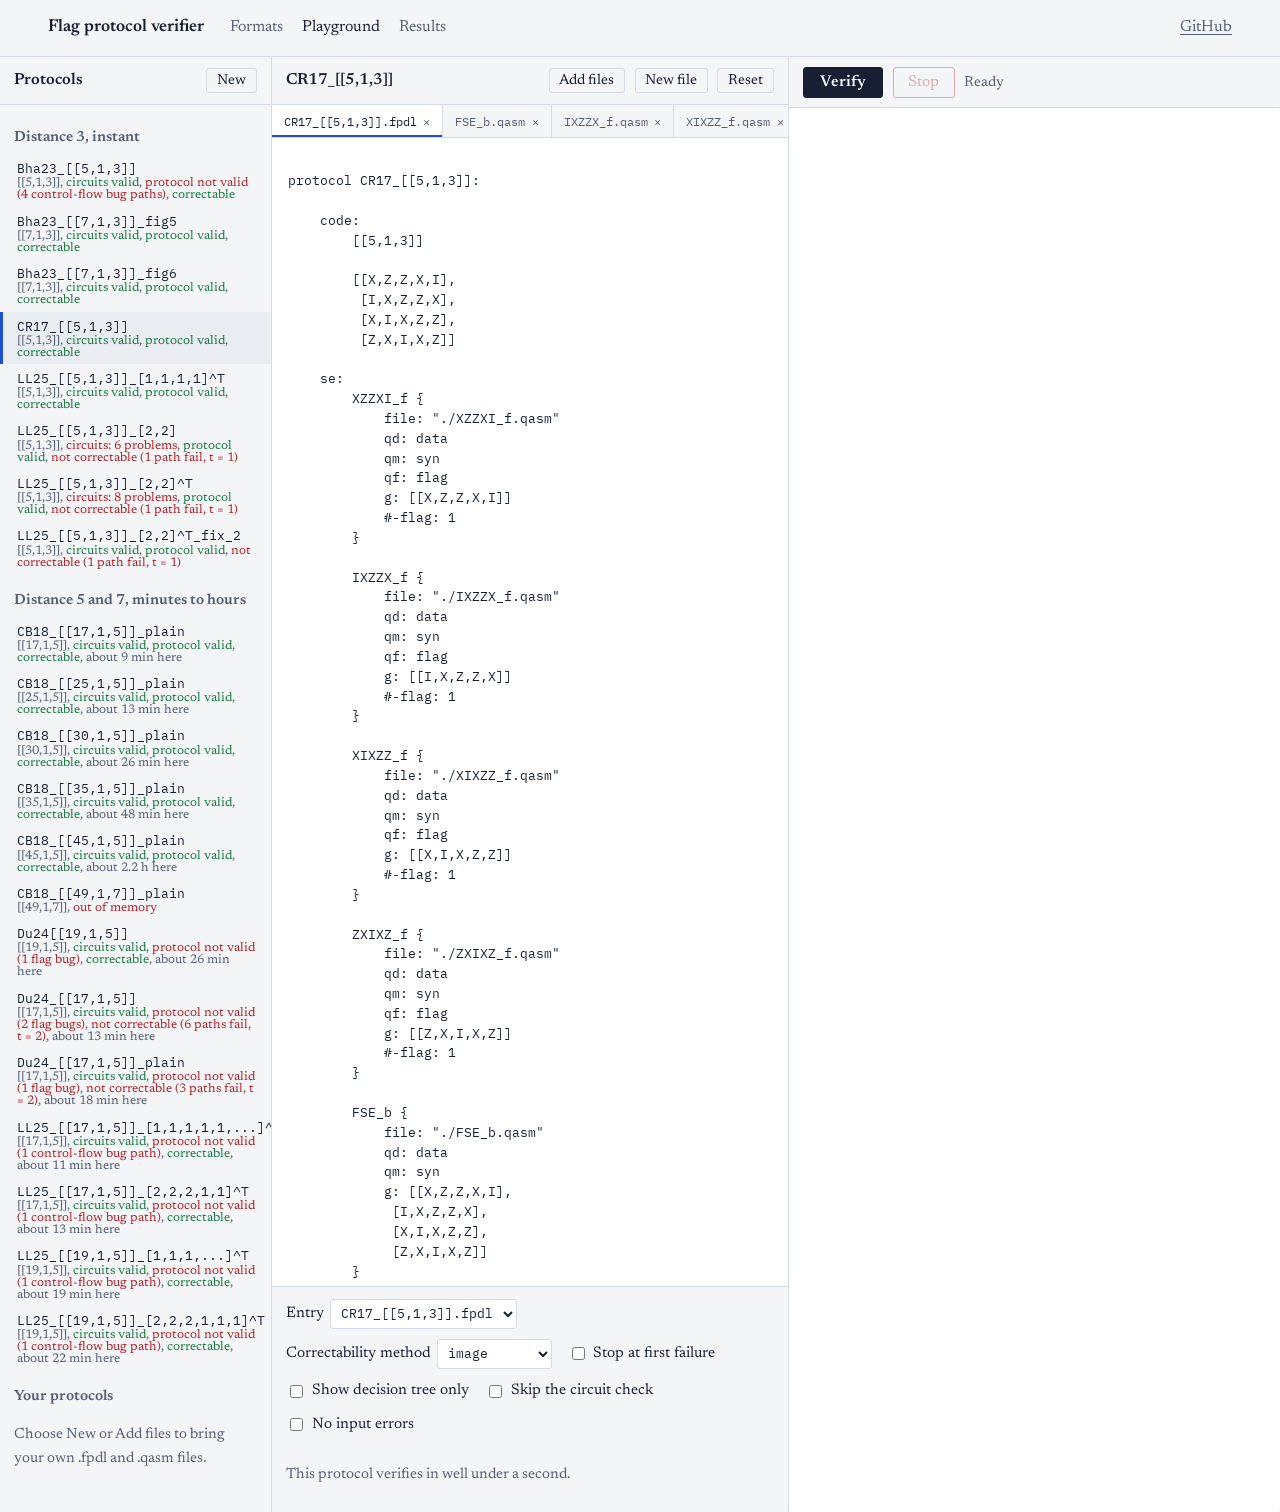
<file: playground/index.html>
<!doctype html>
<html lang="en">
<head>
<meta charset="utf-8">
<meta name="viewport" content="width=device-width, initial-scale=1">
<title>Verifier playground</title>
<meta name="description" content="Run the flag protocol verifier in your browser on the bundled protocols or your own FPDL and QASM files.">
<link rel="preconnect" href="https://fonts.googleapis.com">
<link rel="preconnect" href="https://fonts.gstatic.com" crossorigin>
<link rel="stylesheet" href="https://fonts.googleapis.com/css2?family=IBM+Plex+Mono:wght@400;500&family=Newsreader:ital,opsz,wght@0,6..72,400;0,6..72,500;0,6..72,600;1,6..72,400&display=swap">
<link rel="stylesheet" href="../assets/site.css">
</head>
<body class="app">
<header class="bar">
  <a class="home" href="../">Flag protocol verifier</a>
  <nav aria-label="Site">
    <a href="../#formats">Formats</a>
    <a href="./" aria-current="page">Playground</a>
    <a href="../results/">Results</a>
  </nav>
  <a class="gh" href="https://github.com/jtsai1120/flag-protocol-verifier">GitHub</a>
</header>

<main class="app-main" id="main">
  <aside class="pane" aria-label="Protocols">
    <div class="pane-head">
      <h2>Protocols</h2>
      <span class="spacer"></span>
      <button class="small-btn" id="new-protocol" type="button" title="Start an empty protocol of your own">New</button>
    </div>
    <div class="plist" id="plist"><p class="notice">Loading protocols…</p></div>
  </aside>

  <section class="pane" aria-label="Files">
    <div class="pane-head">
      <h2 id="ws-title">—</h2>
      <span class="spacer"></span>
      <label class="small-btn" for="add-files" title="Add .fpdl and .qasm files from your computer">Add files</label>
      <input id="add-files" type="file" multiple accept=".fpdl,.qasm,.txt" hidden>
      <button class="small-btn" id="new-file" type="button">New file</button>
      <button class="small-btn" id="reset" type="button" title="Discard your edits to this protocol">Reset</button>
    </div>
    <div class="tabs" id="tabs" role="tablist" aria-label="Files of this protocol"></div>
    <textarea class="editor" id="editor" spellcheck="false" autocapitalize="off" autocomplete="off" aria-label="File contents"></textarea>
    <div class="controls">
      <label>Entry <select id="entry" aria-label="Protocol file to verify"></select></label>
      <label title="How the last step of the correctability check (two errors with the same syndrome whose product is a logical operator) is answered">Correctability method
        <select id="fqcv">
          <option>image</option><option>table</option><option>square</option><option>bruteforce</option>
        </select>
      </label>
      <label title="Stop at the first unprotected record or the first record no condition can settle. An invalid circuit stops the run anyway; flag bugs need the whole run and are not checked after an early stop."><input type="checkbox" id="first"> Stop at first failure</label>
      <label title="Draw the decision tree of the protocol instead of verifying it"><input type="checkbox" id="tree"> Show decision tree only</label>
      <label title="Verify the circuits as written, even if they are not valid"><input type="checkbox" id="skip-se"> Skip the circuit check</label>
      <label title="Start every run from an error-free input (r = 0)"><input type="checkbox" id="no-input"> No input errors</label>
    </div>
    <p class="notice" id="estimate"></p>
  </section>

  <section class="pane out" aria-label="Output">
    <div class="col-resizer" id="col-resizer" role="separator" aria-orientation="vertical" aria-label="Resize the files and output panes" tabindex="0" title="Drag to resize; double-click to reset"></div>
    <div class="pane-head">
      <button class="run" id="run" type="button" disabled>Verify</button>
      <button class="stop" id="stop" type="button" disabled>Stop</button>
      <span class="status" id="status" role="status">Loading the verifier…</span>
    </div>
    <div class="out-tabs" id="out-tabs" role="tablist" hidden>
      <button type="button" role="tab" data-view="console" aria-selected="true">Console</button>
      <button type="button" role="tab" data-view="cex" aria-selected="false">Counterexamples <span id="cex-count"></span></button>
    </div>
    <pre class="console" id="console" aria-live="polite"></pre>
    <div class="tree-view" id="tree-view" hidden></div>
    <div class="cex-view" id="cex-view" hidden>
      <div class="cex-bar"><label>Counterexample <select id="cex-select"></select></label></div>
      <div class="cex-visual" id="cex-visual"></div>
      <div class="row-resizer" id="row-resizer" role="separator" aria-orientation="horizontal" aria-label="Resize the drawing and the explanation" tabindex="0" title="Drag to resize; double-click to reset"></div>
      <div class="cex-detail" id="cex-detail"></div>
    </div>
  </section>
</main>

<script src="tree.js"></script>
<script src="circuit.js"></script>
<script src="app.js"></script>
</body>
</html>
</file>
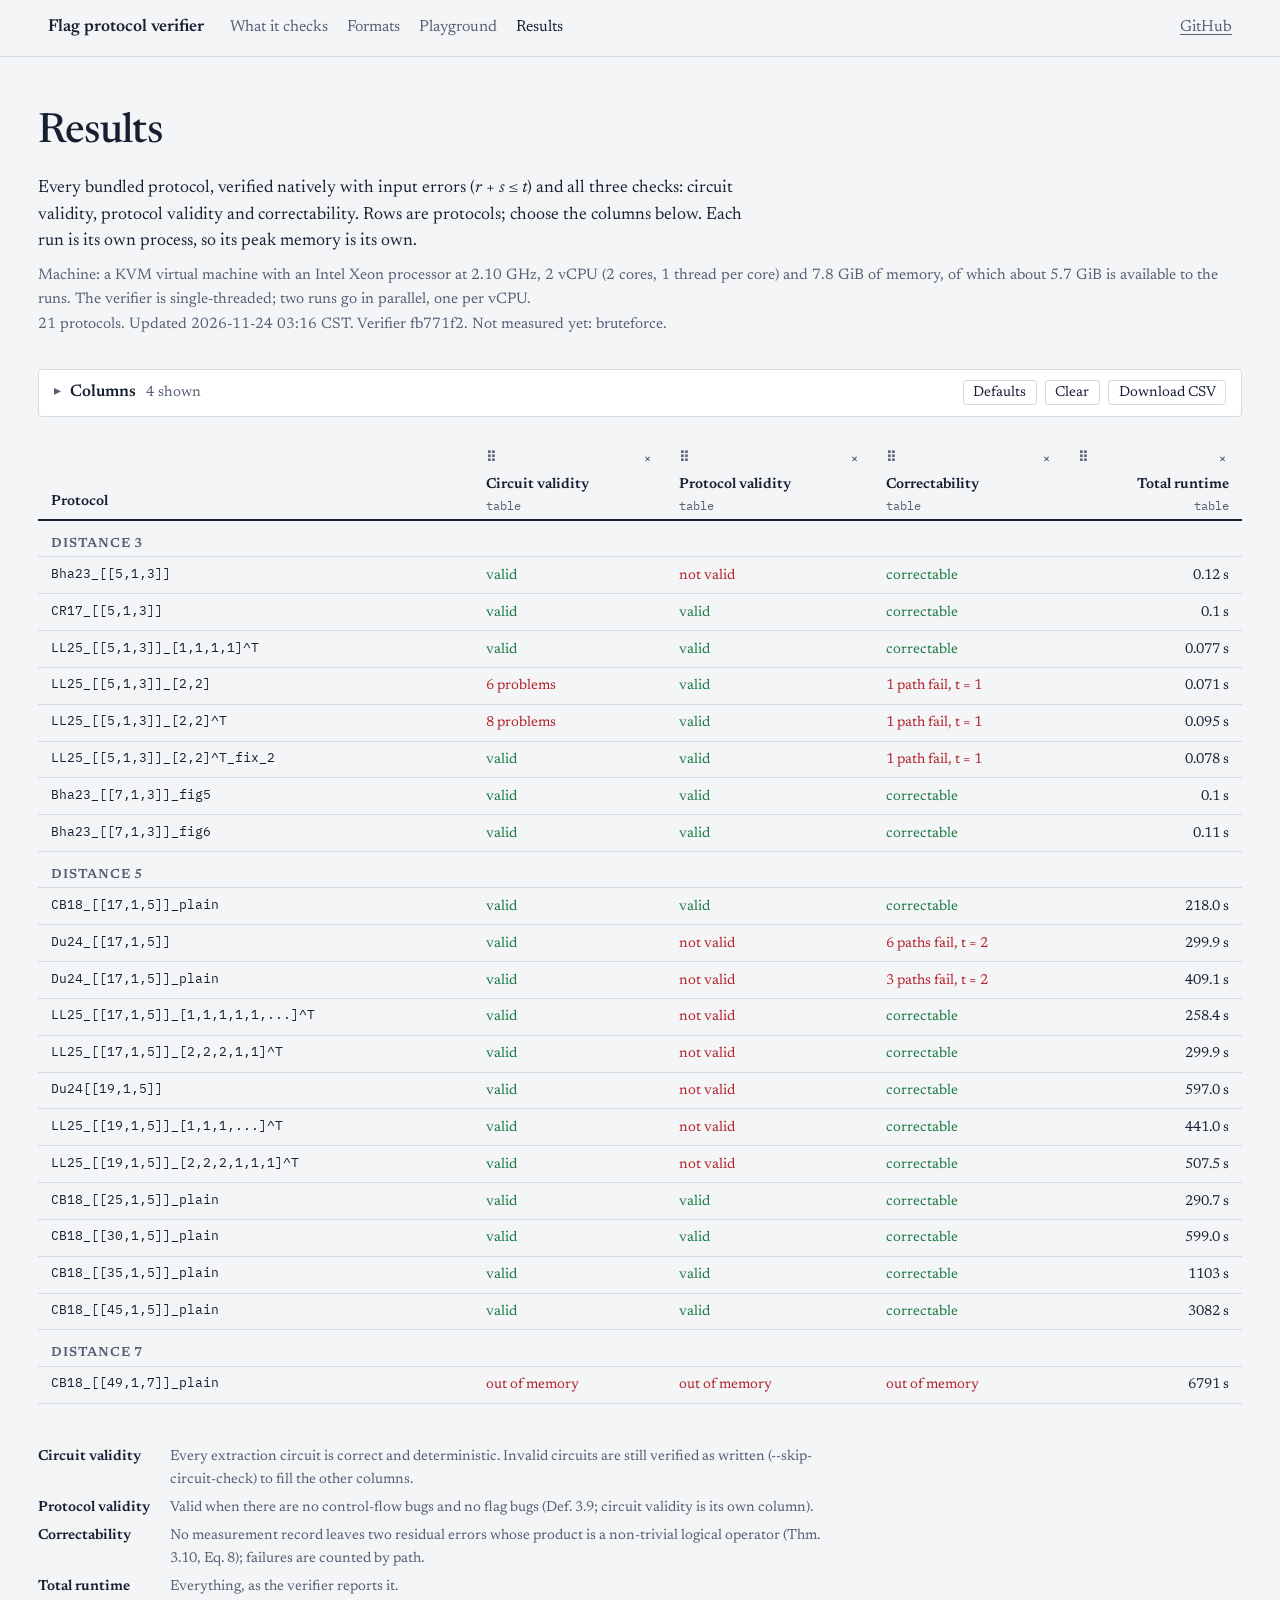
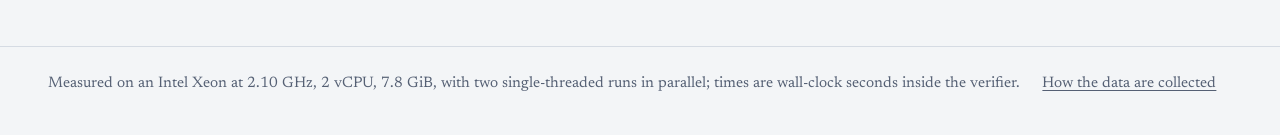
<file: results/index.html>
<!doctype html>
<html lang="en">
<head>
<meta charset="utf-8">
<meta name="viewport" content="width=device-width, initial-scale=1">
<title>Verifier results</title>
<meta name="description" content="Circuit validity, protocol validity and correctability of every bundled protocol: verdicts, run times and peak memory, method by method.">
<link rel="preconnect" href="https://fonts.googleapis.com">
<link rel="preconnect" href="https://fonts.gstatic.com" crossorigin>
<link rel="stylesheet" href="https://fonts.googleapis.com/css2?family=IBM+Plex+Mono:wght@400;500&family=Newsreader:ital,opsz,wght@0,6..72,400;0,6..72,500;0,6..72,600;1,6..72,400&display=swap">
<link rel="stylesheet" href="../assets/site.css">
<link rel="stylesheet" href="results.css">
</head>
<body>
<a class="skip" href="#main">Skip to content</a>
<header class="bar">
  <a class="home" href="../">Flag protocol verifier</a>
  <nav aria-label="Site">
    <a class="sec" href="../#checks">What it checks</a>
    <a class="sec" href="../#formats">Formats</a>
    <a href="../playground/">Playground</a>
    <a href="./" aria-current="page">Results</a>
  </nav>
  <a class="gh" href="https://github.com/jtsai1120/flag-protocol-verifier">GitHub</a>
</header>

<main id="main" class="results-main">
  <div class="results-head">
    <h1>Results</h1>
    <p class="lede-sm">Every bundled protocol, verified natively with input errors (<i>r</i> + <i>s</i> ≤ <i>t</i>) and all three checks: circuit validity, protocol validity and correctability. Rows are protocols; choose the columns below. Each run is its own process, so its peak memory is its own.</p>
    <p class="meta-line">Machine: a KVM virtual machine with an Intel Xeon processor at 2.10 GHz, 2 vCPU (2 cores, 1 thread per core) and 7.8 GiB of memory, of which about 5.7 GiB is available to the runs. The verifier is single-threaded; two runs go in parallel, one per vCPU.</p>
    <p class="meta-line" id="meta-line">Loading results…</p>
  </div>

  <details class="picker" id="picker">
    <summary class="picker-head">
      <h2 id="picker-title">Columns</h2>
      <span class="picker-count" id="picker-count"></span>
      <span class="spacer"></span>
      <span class="picker-actions">
        <button class="small-btn" type="button" id="reset-cols">Defaults</button>
        <button class="small-btn" type="button" id="clear-cols">Clear</button>
        <button class="small-btn" type="button" id="csv">Download CSV</button>
      </span>
    </summary>
    <p class="picker-note">Tick a measure under a run configuration to add it as a column. The four methods answer the final E1E2 query of correctability differently and give the same verdicts. A ticked column is placed in the order of the checks (circuit validity, protocol validity, correctability, then whole-run measures); drag a column by its ⠿ grip to move it anywhere. Click a column heading to sort.</p>
    <div class="table-scroll">
      <table class="matrix" id="matrix"></table>
    </div>
  </details>

  <section class="data" aria-label="Results table">
    <div class="table-scroll">
      <table class="results" id="results"></table>
    </div>
    <dl class="defs" id="defs"></dl>
  </section>
</main>

<footer class="site">
  <span>Measured on an Intel Xeon at 2.10 GHz, 2 vCPU, 7.8 GiB, with two single-threaded runs in parallel; times are wall-clock seconds inside the verifier.</span>
  <a href="https://github.com/jtsai1120/flag-protocol-verifier/blob/main/tools/site_bench.py">How the data are collected</a>
</footer>

<script src="results.js"></script>
</body>
</html>
</file>
<file: assets/site.css>
/* Flag protocol verifier -- site styles.
 * Colour carries meaning: blue is Z (and links), red is X, amber is a flag. */

:root {
  --paper: #f3f5f7;
  --panel: #ffffff;
  --ink: #172033;
  --muted: #556074;
  --rule: #d5dbe3;
  --code-bg: #e9edf2;
  --z: #1f4fd1;
  --x: #b4232c;
  --flag: #9a6400;
  --ok: #1d7a46;
  --serif: "Newsreader", Georgia, serif;
  --mono: "IBM Plex Mono", ui-monospace, Menlo, monospace;
  color-scheme: light;
}
@media (prefers-color-scheme: dark) {
  :root {
    --paper: #10151d;
    --panel: #161d27;
    --ink: #e4e9f0;
    --muted: #9aa5b5;
    --rule: #2a3341;
    --code-bg: #1a222e;
    --z: #86a8ff;
    --x: #ff8a8e;
    --flag: #e8b04a;
    --ok: #5fd08f;
    color-scheme: dark;
  }
}

*, *::before, *::after { box-sizing: border-box; }
html { -webkit-text-size-adjust: 100%; }
body {
  margin: 0;
  background: var(--paper);
  color: var(--ink);
  font: 400 1.125rem/1.6 var(--serif);
  font-optical-sizing: auto;
}
a { color: var(--z); text-underline-offset: 0.18em; text-decoration-thickness: 1px; }
a:hover { text-decoration-thickness: 2px; }
:focus-visible { outline: 2px solid var(--z); outline-offset: 2px; border-radius: 2px; }
img, svg { max-width: 100%; }

code, pre, kbd, .mono { font-family: var(--mono); font-size: 0.86em; }
code { background: var(--code-bg); padding: 0.08em 0.3em; border-radius: 3px; }
pre {
  background: var(--code-bg);
  padding: 0.9rem 1.1rem;
  border-radius: 4px;
  overflow-x: auto;
  line-height: 1.5;
  margin: 1rem 0 1.4rem;
}
pre code { background: none; padding: 0; font-size: 0.82rem; }

.skip { position: absolute; left: -999px; }
.skip:focus { left: 1rem; top: 1rem; background: var(--panel); padding: 0.4rem 0.8rem; z-index: 10; }

/* --- top bar ------------------------------------------------------------- */
.bar {
  display: flex; align-items: baseline; gap: 1.6rem; flex-wrap: wrap;
  padding: 0.9rem clamp(1rem, 4vw, 3rem);
  border-bottom: 1px solid var(--rule);
  font-size: 1rem;
}
.bar .home { font-weight: 600; color: var(--ink); text-decoration: none; font-size: 1.08rem; }
.bar nav { display: flex; gap: 1.2rem; flex-wrap: wrap; }
.bar nav a { color: var(--muted); text-decoration: none; }
.bar nav a:hover, .bar nav a[aria-current="page"] { color: var(--ink); }
.bar .gh { margin-left: auto; color: var(--muted); }

/* --- landing ------------------------------------------------------------- */
.wrap { max-width: 1120px; margin: 0 auto; padding: 0 clamp(1rem, 4vw, 3rem); }

.hero {
  display: grid; grid-template-columns: minmax(0, 1fr) minmax(0, 1.05fr);
  gap: clamp(1.5rem, 4vw, 4rem); align-items: center;
  padding: clamp(2.5rem, 7vw, 5.5rem) 0 clamp(2rem, 5vw, 4rem);
}
.hero h1 {
  font-size: clamp(2.6rem, 6.4vw, 4.6rem);
  line-height: 0.98; font-weight: 500; letter-spacing: -0.02em;
  margin: 0 0 1.2rem;
}
.hero .lede { font-size: 1.28rem; line-height: 1.5; max-width: 34ch; margin: 0 0 1.8rem; color: var(--ink); }
.actions { display: flex; flex-wrap: wrap; gap: 0.7rem; }
.btn {
  display: inline-block; font: 500 1rem/1 var(--serif);
  padding: 0.75rem 1.15rem; border-radius: 4px; text-decoration: none;
  border: 1px solid var(--ink); color: var(--ink); background: transparent; cursor: pointer;
}
.btn.primary { background: var(--ink); color: var(--paper); }
.btn:hover { text-decoration: none; background: var(--ink); color: var(--paper); }
.btn.primary:hover { background: var(--z); border-color: var(--z); }

.figure { margin: 0; }
.figure figcaption { font-size: 0.92rem; color: var(--muted); margin-top: 0.6rem; line-height: 1.45; }
.circuit { width: 100%; height: auto; display: block; }
.circuit .wire { stroke: var(--muted); stroke-width: 1.3; }
.circuit .lbl { fill: var(--muted); font: 14px var(--mono); }
.circuit .gate-z { fill: var(--panel); stroke: var(--z); stroke-width: 1.6; }
.circuit .gate-z-t { fill: var(--z); font: 600 14px var(--mono); }
.circuit .ctl { fill: var(--ink); }
.circuit .link { stroke: var(--ink); stroke-width: 1.4; }
.circuit .flag { stroke: var(--flag); stroke-width: 1.6; fill: var(--panel); }
.circuit .flagdot { fill: var(--flag); }
.circuit .flaglink { stroke: var(--flag); stroke-width: 1.4; }
.circuit .meter { fill: var(--panel); stroke: var(--ink); stroke-width: 1.3; }
.circuit .meter-t { fill: var(--ink); font: 12px var(--mono); }

.verdict {
  margin-top: 1.4rem; background: var(--panel); border: 1px solid var(--rule);
  border-left: 3px solid var(--x); padding: 0.8rem 1rem; border-radius: 3px;
  font: 0.82rem/1.55 var(--mono); white-space: pre-wrap; overflow-x: auto;
}
.verdict .x { color: var(--x); }

section.doc { border-top: 1px solid var(--rule); padding: clamp(2.2rem, 5vw, 3.6rem) 0; }
.doc-grid { display: grid; grid-template-columns: 15rem minmax(0, 1fr); gap: 2.5rem; }
.doc-grid > h2 { font-size: 1.7rem; line-height: 1.15; font-weight: 500; margin: 0; letter-spacing: -0.01em; }
.doc-body { max-width: 70ch; }
.doc-body > :first-child { margin-top: 0; }
.doc-body h3 { font-size: 1.22rem; font-weight: 600; margin: 2rem 0 0.4rem; }
.doc-body p { margin: 0 0 1rem; }
.doc-body ul { padding-left: 1.2rem; }
.doc-body li { margin-bottom: 0.35rem; }

table { border-collapse: collapse; width: 100%; font-size: 0.98rem; margin: 0.8rem 0 1.4rem; }
th, td { text-align: left; padding: 0.45rem 0.7rem 0.45rem 0; border-bottom: 1px solid var(--rule); vertical-align: top; }
th { font-weight: 600; }
td.num, th.num { text-align: right; font-variant-numeric: tabular-nums; padding-right: 0; padding-left: 0.7rem; }
.table-scroll { overflow-x: auto; }

ol.steps { list-style: none; padding: 0; counter-reset: s; margin: 0; }
ol.steps > li { counter-increment: s; position: relative; padding-left: 2.4rem; margin-bottom: 1.4rem; }
ol.steps > li::before {
  content: counter(s); position: absolute; left: 0; top: 0.05rem;
  width: 1.6rem; height: 1.6rem; border-radius: 50%; border: 1px solid var(--ink);
  font: 500 0.9rem/1.6rem var(--serif); text-align: center;
}
ol.steps h3 { margin: 0 0 0.3rem; font-size: 1.1rem; }

.pills { display: flex; flex-wrap: wrap; gap: 0.4rem; margin: 0.4rem 0 1rem; }
.pill { font: 0.8rem var(--mono); border: 1px solid var(--rule); padding: 0.15rem 0.45rem; border-radius: 3px; }

.tag-x { color: var(--x); }
.tag-z { color: var(--z); }
.tag-ok { color: var(--ok); }

footer.site {
  border-top: 1px solid var(--rule); padding: 1.6rem clamp(1rem, 4vw, 3rem) 2.4rem;
  color: var(--muted); font-size: 0.95rem; display: flex; gap: 1.4rem; flex-wrap: wrap;
}
footer.site a { color: var(--muted); }

@media (max-width: 860px) {
  .bar nav a.sec { display: none; }
  .hero { grid-template-columns: 1fr; }
  .doc-grid { grid-template-columns: 1fr; gap: 1rem; }
}

/* --- playgrounds ---------------------------------------------------------- */
body.app { min-height: 100vh; display: flex; flex-direction: column; }
.app-main {
  flex: 1; display: grid; gap: 0; min-height: 0;
  grid-template-columns: 17rem minmax(0, 1fr) var(--out-width, minmax(0, 0.95fr));
}
.pane.out { position: relative; }
.col-resizer {
  position: absolute; left: -4px; top: 0; bottom: 0; width: 8px; z-index: 5;
  cursor: col-resize; touch-action: none;
}
.col-resizer:hover, .col-resizer:focus-visible, .col-resizer.active, .row-resizer:hover, .row-resizer:focus-visible, .row-resizer.active {
  background: color-mix(in srgb, var(--z) 35%, transparent); outline: none;
}
.row-resizer { flex: none; height: 7px; margin: -3px 0; position: relative; z-index: 5; cursor: row-resize; touch-action: none; }
body.resizing, body.resizing * { user-select: none !important; }
.app-main.two { grid-template-columns: minmax(0, 1.1fr) minmax(0, 1fr); }
.pane { min-width: 0; display: flex; flex-direction: column; border-right: 1px solid var(--rule); }
.pane:last-child { border-right: 0; }
.pane-head {
  display: flex; align-items: center; gap: 0.6rem; flex-wrap: wrap;
  padding: 0.6rem 0.9rem; border-bottom: 1px solid var(--rule); min-height: 3rem;
  font-size: 0.98rem;
}
.pane-head h2 { font-size: 1rem; font-weight: 600; margin: 0; }
.pane-head .spacer { flex: 1; }

.plist { overflow-y: auto; padding: 0.4rem 0 1rem; font-size: 0.95rem; }
.plist h3 { font-size: 0.92rem; font-weight: 600; color: var(--muted); margin: 0.9rem 0.9rem 0.3rem; }
.plist button {
  display: block; width: 100%; text-align: left; background: none; border: 0;
  padding: 0.35rem 0.9rem; font: 0.8rem/1.35 var(--mono); color: var(--ink); cursor: pointer;
  border-left: 3px solid transparent;
}
.plist button:hover { background: var(--code-bg); }
.plist button[aria-pressed="true"] { border-left-color: var(--z); background: var(--code-bg); }
.plist .meta { display: block; font: 0.78rem var(--serif); color: var(--muted); }
.plist .meta .bad { color: var(--x); }
.plist .meta .good { color: var(--ok); }

.tabs { display: flex; overflow-x: auto; border-bottom: 1px solid var(--rule); background: var(--paper); }
.tabs button {
  font: 0.78rem var(--mono); border: 0; border-right: 1px solid var(--rule); background: none;
  color: var(--muted); padding: 0.5rem 0.75rem; cursor: pointer; white-space: nowrap;
}
.tabs button[aria-selected="true"] { color: var(--ink); background: var(--panel); box-shadow: inset 0 -2px 0 var(--z); }
.tabs .close { margin-left: 0.4rem; color: var(--muted); }
.tabs .close:hover { color: var(--x); }

textarea.editor {
  flex: 1; width: 100%; min-height: 22rem; resize: none; border: 0; margin: 0;
  padding: 0.8rem 1rem; background: var(--panel); color: var(--ink);
  font: 0.8rem/1.55 var(--mono); tab-size: 4; white-space: pre; overflow: auto;
}
textarea.editor:focus { outline: none; box-shadow: inset 0 0 0 2px var(--z); }
.drop-hint { outline: 2px dashed var(--z); outline-offset: -6px; }

.controls { display: flex; flex-wrap: wrap; gap: 0.6rem 1rem; align-items: center; padding: 0.7rem 0.9rem; border-top: 1px solid var(--rule); font-size: 0.95rem; }
.controls label { display: inline-flex; align-items: center; gap: 0.35rem; }
select, input[type="number"], input[type="text"] {
  font: 0.82rem var(--mono); background: var(--panel); color: var(--ink);
  border: 1px solid var(--rule); border-radius: 3px; padding: 0.3rem 0.4rem;
}
input[type="number"] { width: 6.5rem; }
.small-btn {
  font: 0.9rem var(--serif); background: none; border: 1px solid var(--rule); color: var(--ink);
  border-radius: 3px; padding: 0.25rem 0.6rem; cursor: pointer;
}
.small-btn:hover { border-color: var(--ink); }
.run { font: 600 0.98rem var(--serif); background: var(--ink); color: var(--paper); border: 1px solid var(--ink); border-radius: 3px; padding: 0.4rem 1rem; cursor: pointer; }
.run:hover { background: var(--z); border-color: var(--z); }
.run:disabled { opacity: 0.45; cursor: default; background: var(--ink); border-color: var(--ink); }
.stop { font: 0.98rem var(--serif); background: none; color: var(--x); border: 1px solid var(--x); border-radius: 3px; padding: 0.4rem 0.9rem; cursor: pointer; }
.stop:disabled { opacity: 0.35; cursor: default; }

.notice { font-size: 0.92rem; color: var(--muted); padding: 0 0.9rem 0.7rem; }
.notice.warn { color: var(--flag); }

.console {
  flex: 1; margin: 0; padding: 0.8rem 1rem; background: var(--panel); overflow: auto;
  font: 0.78rem/1.5 var(--mono); white-space: pre-wrap; word-break: break-word; min-height: 16rem;
}
.console .err { color: var(--x); }
.console .sys { color: var(--muted); }
.console .bad { color: var(--x); font-weight: 600; }
.console .good { color: var(--ok); font-weight: 600; }
.tree-view { flex: none; display: flex; flex-direction: column; height: calc(100vh - 7rem); min-height: 20rem; position: sticky; top: 0; background: var(--panel); }
.tree-view[hidden], .console[hidden] { display: none; }
.tree-head { display: flex; align-items: center; gap: 0.8rem; padding: 0.45rem 0.9rem; border-bottom: 1px solid var(--rule); font-size: 0.9rem; color: var(--muted); }
.tree-head span { flex: 1; }
.tree-too-large { padding: 0.9rem; color: var(--flag); }
.tree-svg { flex: 1; width: 100%; min-height: 0; overflow: hidden; cursor: grab; touch-action: none; user-select: none; }
.tree-svg.dragging { cursor: grabbing; }
.tree-svg .edge { fill: none; stroke: var(--muted); stroke-width: 1.2; }
.tree-svg .arrow { fill: var(--muted); }
.tree-svg .guard { font: 11px var(--serif); fill: var(--ink); }
.tree-svg .node rect, .tree-svg .node circle { stroke-width: 1.3; }
.tree-svg .n-start rect, .tree-svg .n-end rect { fill: rgba(180, 35, 44, 0.13); stroke: var(--x); }
.tree-svg .n-af rect { fill: rgba(154, 100, 0, 0.13); stroke: var(--flag); }
.tree-svg .n-ta rect { fill: rgba(31, 79, 209, 0.11); stroke: var(--z); }
.tree-svg .n-decode circle { fill: rgba(29, 122, 70, 0.13); stroke: var(--ok); }
.tree-svg .se-name { font: 12px var(--mono); fill: var(--ink); }
.tree-svg .se-vars { font: 11px var(--serif); fill: var(--muted); }
.tree-svg .term { font: 600 12px var(--serif); fill: var(--ink); }
.tree-svg .term-sub { font: 11px var(--serif); fill: var(--muted); }
.tree-svg .dim { opacity: 0.32; }
.tree-svg .edge.hl { stroke: var(--x); stroke-width: 2.2; }
.tree-svg .arrow.hl { fill: var(--x); }
.tree-svg .guard.hl { fill: var(--x); font-weight: 600; }
.tree-svg .node.hl rect, .tree-svg .node.hl circle { stroke-width: 2.4; }
.tree-svg .node.bad circle, .tree-svg .node.bad rect { stroke: var(--x); fill: rgba(180, 35, 44, 0.16); }
.tree-svg .node.hl .se-vars { fill: var(--ink); font-weight: 600; }
.tree-svg .mark rect { stroke: none; }
.tree-svg .mark text { font: 600 9px var(--serif); fill: #fff; }
.tree-svg .mark.w1 rect, .circuit-svg .fault.w1 rect { fill: var(--z); }
.tree-svg .mark.w2 rect, .circuit-svg .fault.w2 rect { fill: var(--flag); }
.tree-svg .mark.w0 rect, .circuit-svg .fault.w0 rect { fill: var(--x); }

.circuit-svg .wire { stroke: var(--muted); stroke-width: 1; }
.circuit-svg .qlabel { font: 12px var(--mono); fill: var(--ink); }
.circuit-svg .qlabel.syndrome { fill: var(--z); }
.circuit-svg .qlabel.flag { fill: var(--flag); }
.circuit-svg .gbox { fill: var(--panel); stroke: var(--ink); stroke-width: 1.1; }
.circuit-svg .gbox.meas { fill: var(--code-bg); }
.circuit-svg .gtext { font: 12px var(--mono); fill: var(--ink); }
.circuit-svg .gsub { font: 9px var(--mono); fill: var(--muted); }
.circuit-svg .gline { stroke: var(--ink); stroke-width: 1.2; }
.circuit-svg .dot { fill: var(--ink); }
.circuit-svg .oplus { fill: var(--panel); stroke: var(--ink); stroke-width: 1.2; }
.circuit-svg .step-line { stroke: var(--rule); stroke-width: 1.4; stroke-dasharray: 4 3; }
.circuit-svg .step-label { font: 600 11px var(--serif); fill: var(--ink); }
.circuit-svg .step-sub { font: 10px var(--serif); fill: var(--muted); }
.circuit-svg .gval { font: 600 10px var(--mono); fill: var(--muted); }
.circuit-svg .gval.one { fill: var(--x); }
.circuit-svg .fault text { font: 600 11px var(--mono); fill: #fff; }
.circuit-svg .fault-label { font: 600 10px var(--serif); }
.circuit-svg .fault-label.w1 { fill: var(--z); }
.circuit-svg .fault-label.w2 { fill: var(--flag); }
.circuit-svg .fault-label.w0 { fill: var(--x); }

.out-tabs { display: flex; border-bottom: 1px solid var(--rule); background: var(--paper); }
.out-tabs[hidden] { display: none; }
.out-tabs button { font: 0.92rem var(--serif); border: 0; border-right: 1px solid var(--rule); background: none; color: var(--muted); padding: 0.45rem 0.9rem; cursor: pointer; }
.out-tabs button[aria-selected="true"] { color: var(--ink); background: var(--panel); box-shadow: inset 0 -2px 0 var(--x); }
.cex-view { display: flex; flex-direction: column; height: calc(100vh - 9rem); min-height: 26rem; position: sticky; top: 0; background: var(--panel); }
.cex-view[hidden] { display: none; }
.cex-bar { padding: 0.5rem 0.9rem; border-bottom: 1px solid var(--rule); font-size: 0.92rem; }
.cex-bar select { max-width: 100%; }
.cex-visual { flex: 1.1; min-height: 8rem; display: flex; }
.cex-visual > .tree-view.inner { flex: 1; height: auto; position: static; min-height: 0; }
.cex-detail { flex: 1; min-height: 6rem; overflow: auto; padding: 0.4rem 0.9rem 1.2rem; border-top: 1px solid var(--rule); font-size: 0.93rem; }
.cex-detail h3 { font-size: 1rem; margin: 0.5rem 0; }
.cex-detail h4 { font-size: 0.95rem; margin: 0.6rem 0 0.3rem; }
.cex-detail p { margin: 0.35rem 0; }
.cex-detail ul { margin: 0.2rem 0; padding-left: 1.2rem; }
.cex-detail code { font: 0.82rem var(--mono); background: var(--code-bg); padding: 0 0.2rem; border-radius: 2px; }
.cex-detail .muted { color: var(--muted); }
.cex-detail .record { font-size: 0.85rem; }
.cex-detail .prov { border-left: 3px solid var(--rule); padding: 0.1rem 0 0.1rem 0.7rem; margin: 0.5rem 0; }
.cex-detail .prov.w1 { border-left-color: var(--z); }
.cex-detail .prov.w2 { border-left-color: var(--flag); }
.cex-detail .prov.w0 { border-left-color: var(--x); }
.cex-detail .cond { margin: 0.6rem 0; }
.cex-detail table.rounds { font-size: 0.85rem; border-collapse: collapse; }
.cex-detail table.rounds td, .cex-detail table.rounds th { padding: 0.1rem 0.7rem 0.1rem 0; text-align: left; font-weight: normal; color: var(--muted); }
.cex-detail table.rounds td { color: var(--ink); }
.tree-view.circuit-card { height: 19rem; position: static; min-height: 0; margin: 0.6rem 0; border: 1px solid var(--rule); }
.status { font-size: 0.9rem; color: var(--muted); }
.status.running { color: var(--flag); }

details.ref { border-top: 1px solid var(--rule); font-size: 0.92rem; }
details.ref summary { cursor: pointer; padding: 0.6rem 0.9rem; font-weight: 600; }
details.ref .ref-body { padding: 0 0.9rem 0.9rem; max-height: 40vh; overflow: auto; }
details.ref table { font-size: 0.85rem; }
details.ref td:first-child { font-family: var(--mono); font-size: 0.78rem; white-space: nowrap; padding-right: 1rem; }

@media (max-width: 1100px) {
  .app-main { grid-template-columns: 14rem minmax(0, 1fr); }
  .col-resizer { display: none; }
  .app-main > .pane.out { grid-column: 1 / -1; border-top: 1px solid var(--rule); }
}
@media (max-width: 720px) {
  .app-main, .app-main.two { grid-template-columns: 1fr; }
  .pane { border-right: 0; border-bottom: 1px solid var(--rule); }
  .plist { max-height: 14rem; }
  textarea.editor { min-height: 18rem; }
}
@media (prefers-reduced-motion: reduce) { * { scroll-behavior: auto !important; } }
</file>
<file: results/results.css>
/* Results page: the column picker matrix and the results table. */

.results-main { max-width: 1400px; margin: 0 auto; padding: 0 clamp(1rem, 3vw, 2.4rem) 3rem; }
.results-head { padding: clamp(1.6rem, 4vw, 2.6rem) 0 1rem; }
.results-head h1 { font-size: clamp(2rem, 4vw, 2.6rem); font-weight: 500; letter-spacing: -0.015em; margin: 0 0 0.6rem; }
.lede-sm { font-size: 1.1rem; line-height: 1.5; max-width: 72ch; margin: 0 0 0.6rem; }
.meta-line { color: var(--muted); font-size: 0.95rem; margin: 0; }

.picker { border: 1px solid var(--rule); background: var(--panel); border-radius: 4px; margin: 1rem 0 1.6rem; }
.picker-head { display: flex; align-items: center; gap: 0.6rem; flex-wrap: wrap; padding: 0.6rem 0.9rem; cursor: pointer; list-style: none; }
.picker-head::-webkit-details-marker { display: none; }
.picker-head::before { content: "▸"; color: var(--muted); font-size: 0.85rem; transition: transform 0.15s; }
.picker[open] > .picker-head::before { transform: rotate(90deg); }
.picker[open] > .picker-head { border-bottom: 1px solid var(--rule); }
.picker-count { color: var(--muted); font-size: 0.92rem; }
.picker-actions { display: inline-flex; gap: 0.5rem; flex-wrap: wrap; }
.picker-head h2 { font-size: 1.05rem; font-weight: 600; margin: 0; }
.picker-head .spacer { flex: 1; }
.picker-note { font-size: 0.92rem; color: var(--muted); margin: 0.7rem 0.9rem 0.2rem; max-width: 90ch; }

table.matrix { width: auto; min-width: 100%; margin: 0.4rem 0 0.6rem; font-size: 0.92rem; }
table.matrix th, table.matrix td { padding: 0.28rem 0.9rem; border-bottom: 1px solid var(--rule); }
table.matrix thead th { font-family: var(--mono); font-size: 0.78rem; font-weight: 500; text-align: center; white-space: nowrap; color: var(--muted); }
table.matrix thead th:first-child { text-align: left; }
table.matrix td { text-align: center; }
table.matrix td:first-child { text-align: left; white-space: nowrap; }
table.matrix tr.group th { text-align: left; font: 600 0.82rem var(--serif); color: var(--muted); text-transform: uppercase; letter-spacing: 0.06em; padding-top: 0.8rem; border-bottom: 0; }
table.matrix input { width: 1rem; height: 1rem; accent-color: var(--z); cursor: pointer; }
table.matrix .na { color: var(--rule); }

table.results { font-size: 0.9rem; margin-top: 0; }
table.results th, table.results td { padding: 0.4rem 0.8rem; white-space: nowrap; }
table.results thead th { position: sticky; top: 0; background: var(--paper); z-index: 1; vertical-align: bottom; border-bottom: 2px solid var(--ink); }
table.results thead th button { all: unset; cursor: pointer; display: inline-flex; flex-direction: column; gap: 0.1rem; }
table.results thead th button:focus-visible { outline: 2px solid var(--z); outline-offset: 2px; }
table.results thead .cfg { font: 0.72rem var(--mono); color: var(--muted); font-weight: 400; }
table.results thead .arrow { font-size: 0.72rem; color: var(--z); }
table.results thead th.num button { align-items: flex-end; }
table.results td:first-child { font-family: var(--mono); font-size: 0.8rem; }
table.results td.code { font-family: var(--mono); font-size: 0.8rem; color: var(--muted); }
table.results tbody tr:hover { background: var(--code-bg); }
table.results tr.dist th { font: 600 0.82rem var(--serif); color: var(--muted); text-transform: uppercase; letter-spacing: 0.06em; padding-top: 1rem; border-bottom: 1px solid var(--rule); background: none; position: static; }
.v-good { color: var(--ok); }
.v-bad { color: var(--x); }
.v-warn { color: var(--flag); }
.v-none { color: var(--muted); }
.remove { all: unset; cursor: pointer; color: var(--muted); font-size: 0.85rem; margin-left: 0.5rem; padding: 0 0.15rem; }
.remove:hover { color: var(--x); }

dl.defs { display: grid; grid-template-columns: max-content minmax(0, 1fr); gap: 0.3rem 1.2rem; font-size: 0.9rem; color: var(--muted); max-width: 100ch; margin: 1.2rem 0 0; }
dl.defs dt { font-weight: 600; color: var(--ink); }
dl.defs dd { margin: 0; }

@media (max-width: 720px) {
  dl.defs { grid-template-columns: 1fr; }
  dl.defs dd { margin-bottom: 0.5rem; }
}

table.results thead th button.remove { margin-left: 0.55rem; padding: 0 0.15rem; color: var(--muted); font-size: 0.85rem; vertical-align: top; }
table.results thead th button.remove:hover { color: var(--x); }

/* Keep the protocol name in view while the columns scroll sideways. */
table.results tbody td:first-child { position: sticky; left: 0; background: var(--paper); z-index: 1; }
table.results tbody tr:hover td:first-child { background: var(--code-bg); }
table.results thead th:first-child { left: 0; z-index: 2; }

/* On phones, wrap long protocol names so the data columns stay in view. */
@media (max-width: 720px) {
  table.results tbody td:first-child { white-space: normal; overflow-wrap: break-word; min-width: 7.5rem; max-width: 9.5rem; }
}

/* Up to six columns the table fits its box: headings and protocol names wrap
   instead of scrolling. Past six, every cell stays on one line and the box
   scrolls sideways. */
table.results.fit { width: 100%; }
table.results.fit thead th, table.results.fit tbody td { white-space: normal; }
table.results.fit tbody td.num { white-space: nowrap; }
table.results.fit tbody td:first-child { white-space: normal; overflow-wrap: break-word; min-width: 9rem; }

/* Column grip: drag to move a column. */
table.results thead th button.grip { all: unset; cursor: grab; touch-action: none; color: var(--muted); font-size: 0.85rem; padding: 0 0.35rem 0 0; vertical-align: top; user-select: none; }
table.results thead th button.grip:hover { color: var(--ink); }
table.results thead th button.grip:focus-visible { outline: 2px solid var(--z); outline-offset: 2px; }
table.results thead th button.grip:active { cursor: grabbing; }
table.results .dragging { background: var(--code-bg); opacity: 0.75; }
table.results thead th.drop-before { box-shadow: inset 3px 0 0 var(--z); }
table.results thead th.drop-after { box-shadow: inset -3px 0 0 var(--z); }

/* Grip and remove button sit on a small row above the heading. */
table.results thead th .tools { display: flex; justify-content: space-between; align-items: center; gap: 0.6rem; margin-bottom: 0.15rem; }
table.results thead th .tools button.remove { margin-left: 0; }
@media (max-width: 720px) {
  table.results { font-size: 0.78rem; }
  table.results th, table.results td { padding: 0.35rem 0.3rem; }
  table.results td:first-child { font-size: 0.72rem; }
  table.results.fit tbody td:first-child { min-width: 0; width: 6.5rem; max-width: 6.5rem; word-break: break-all; }
}
</file>
